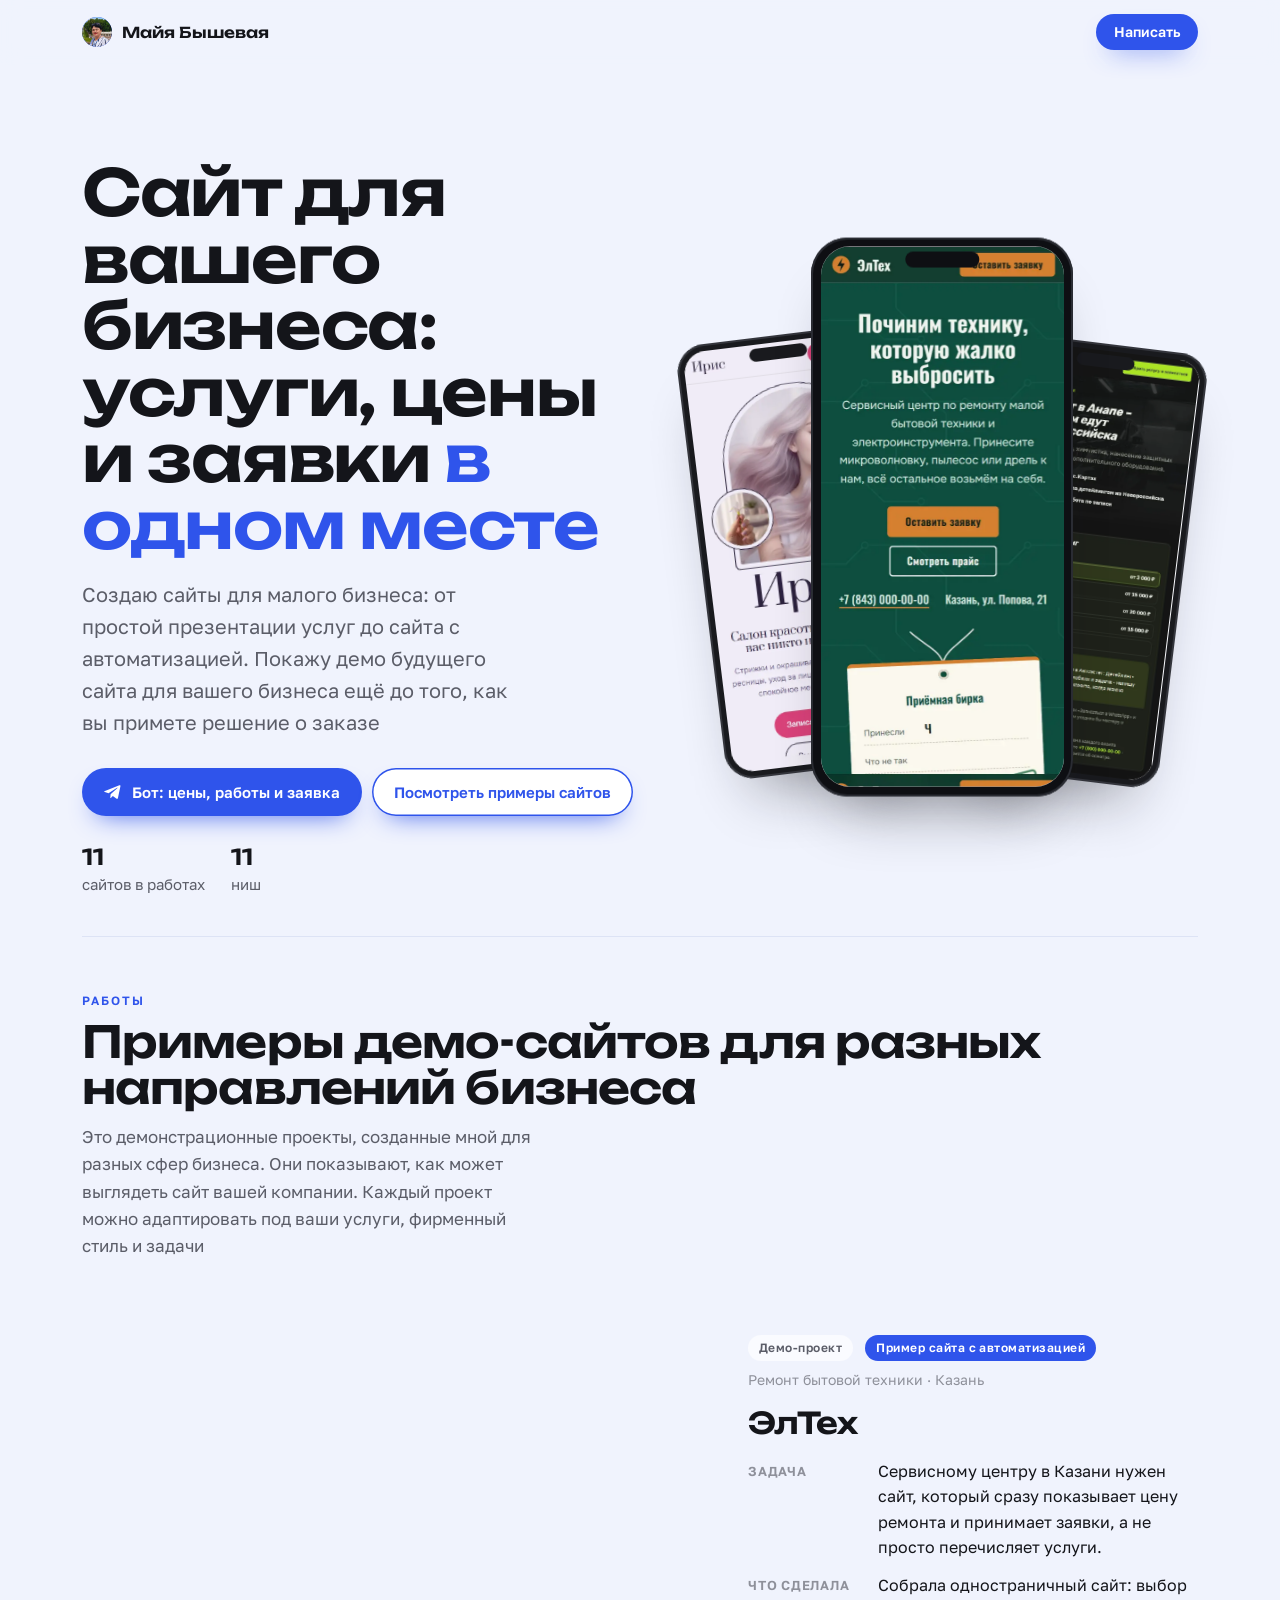
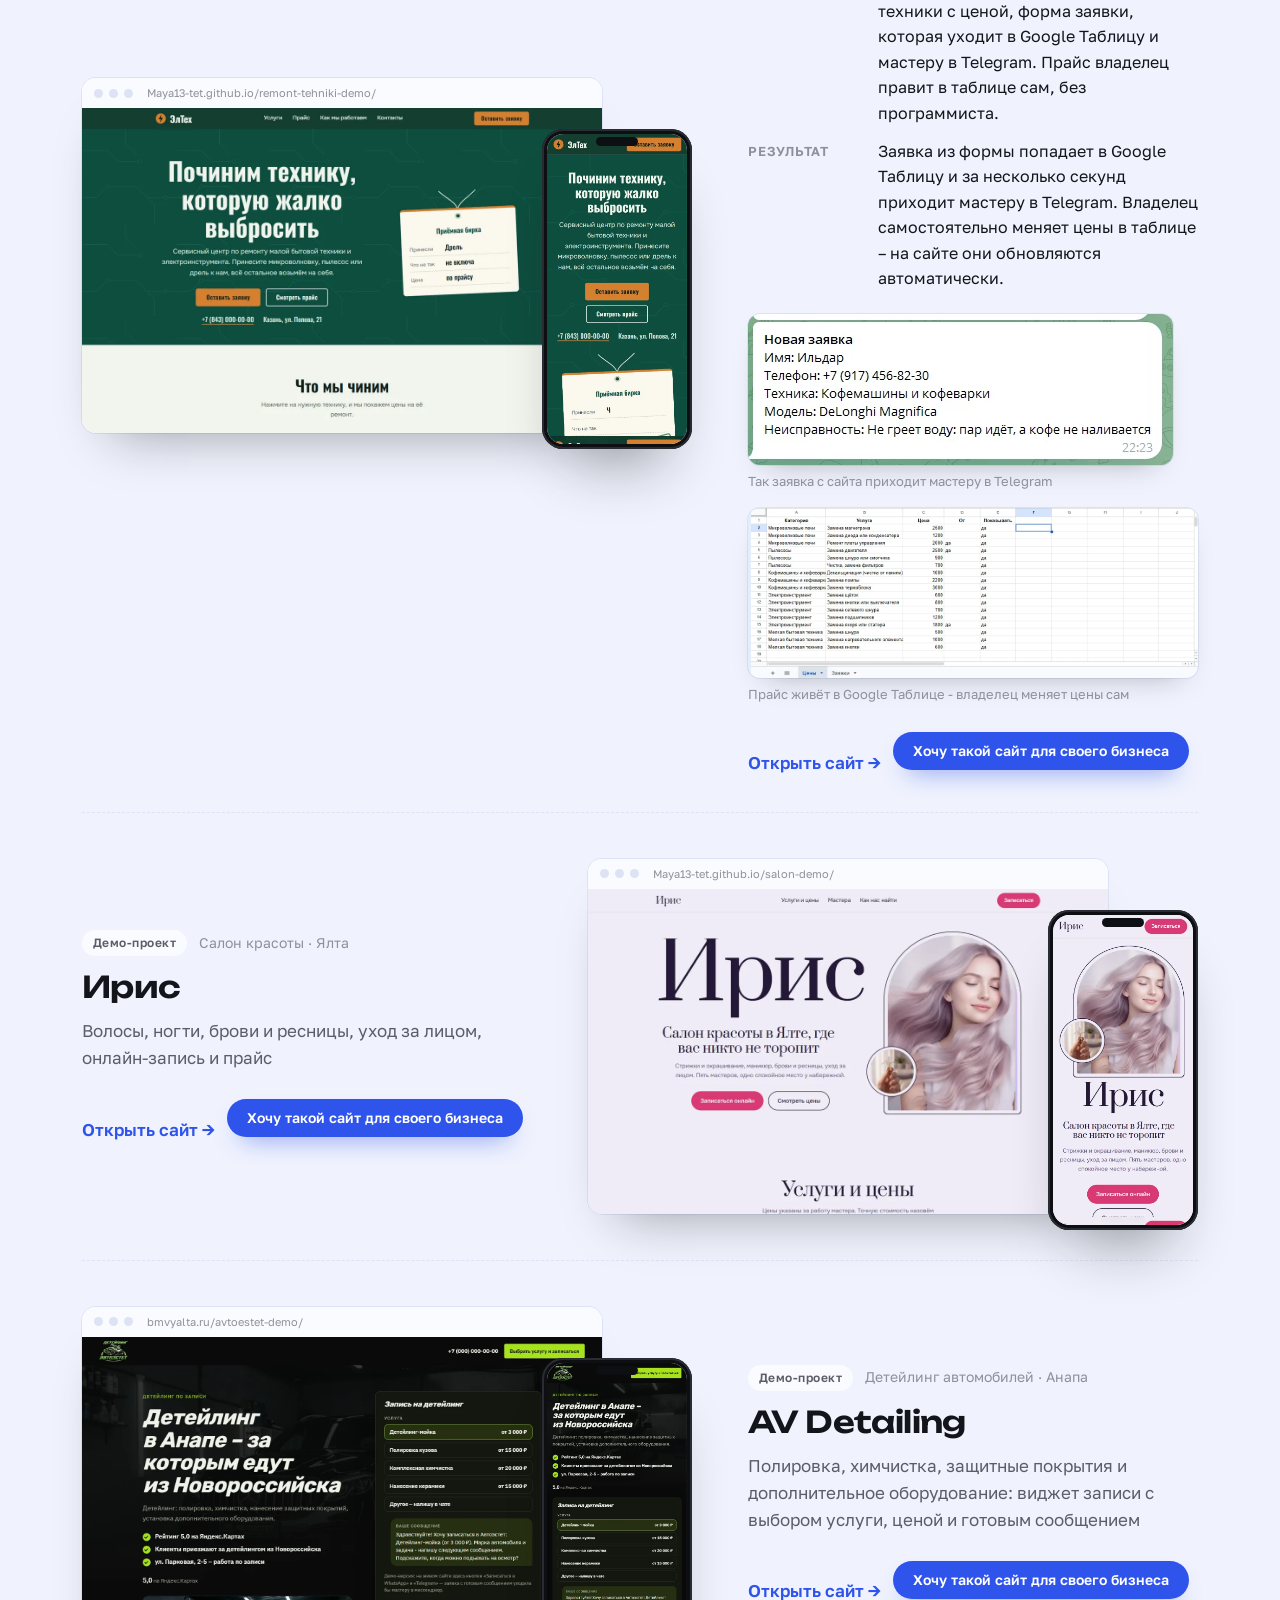
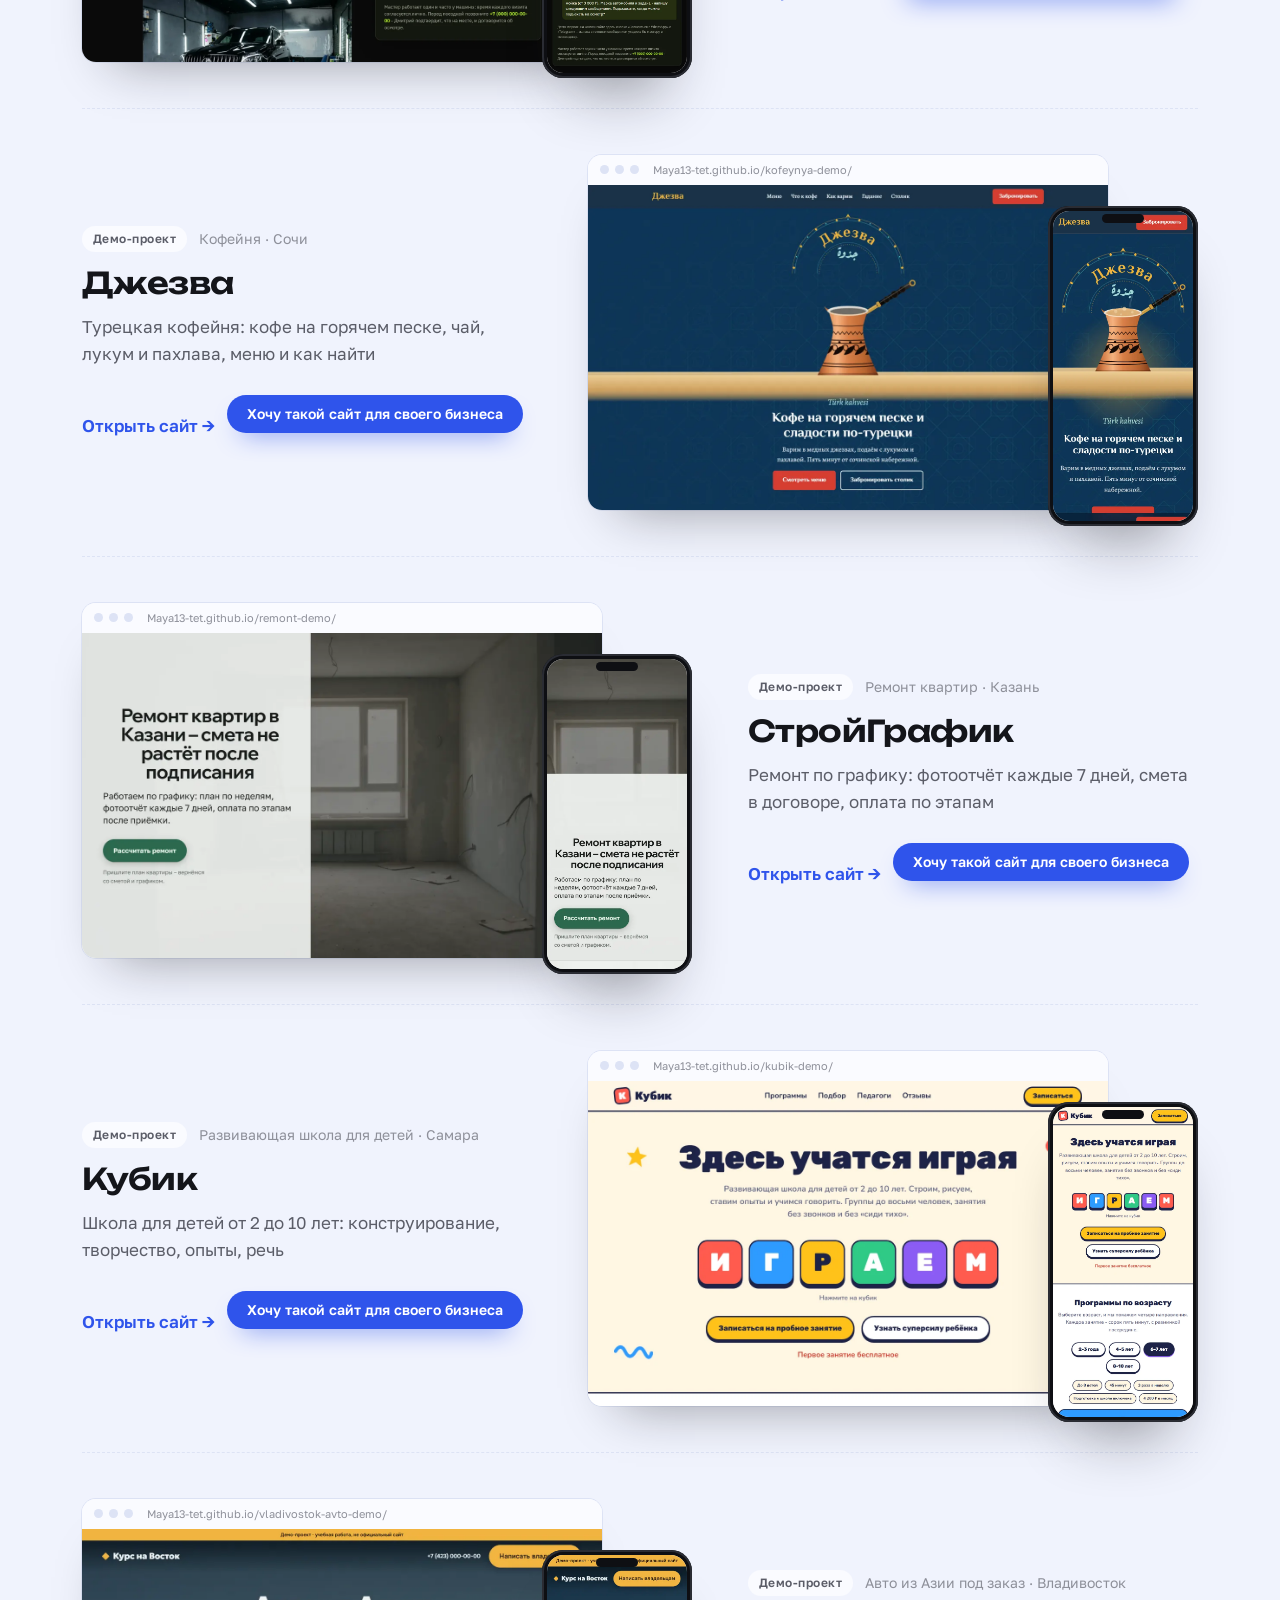
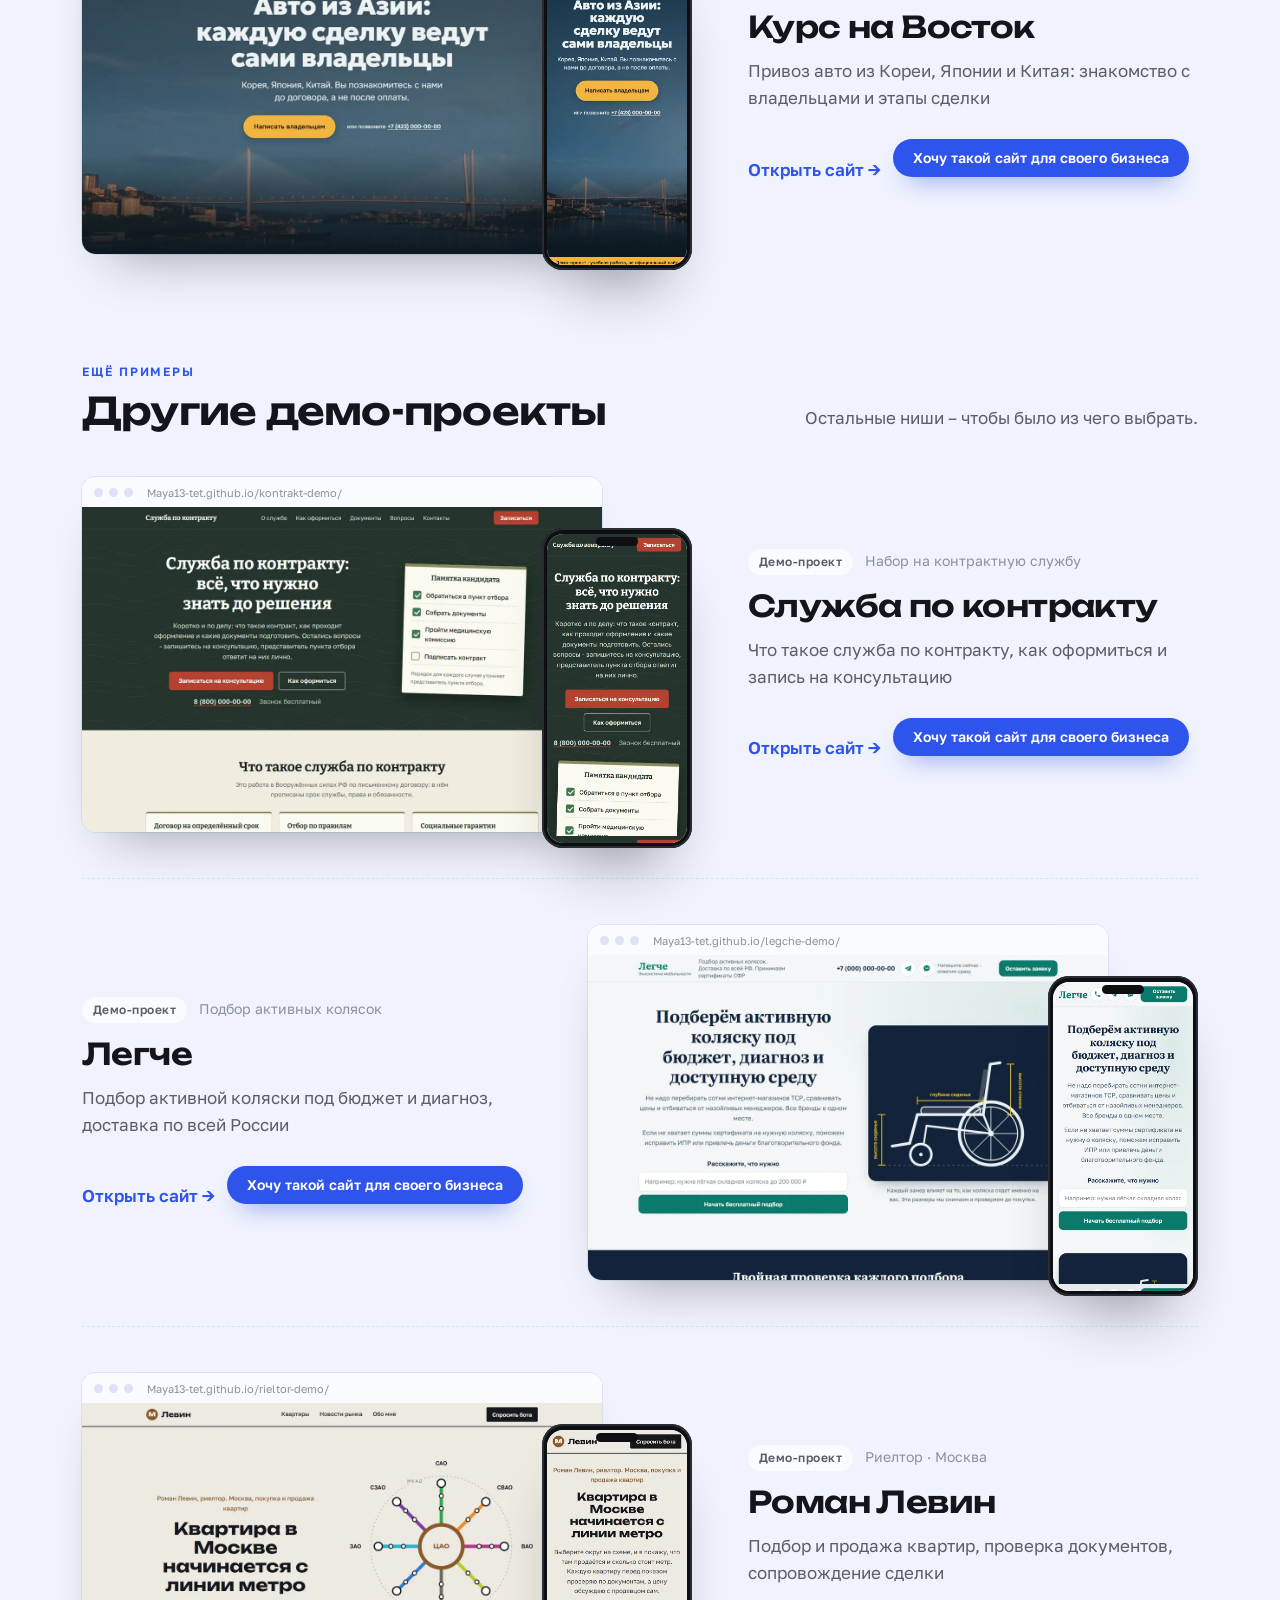
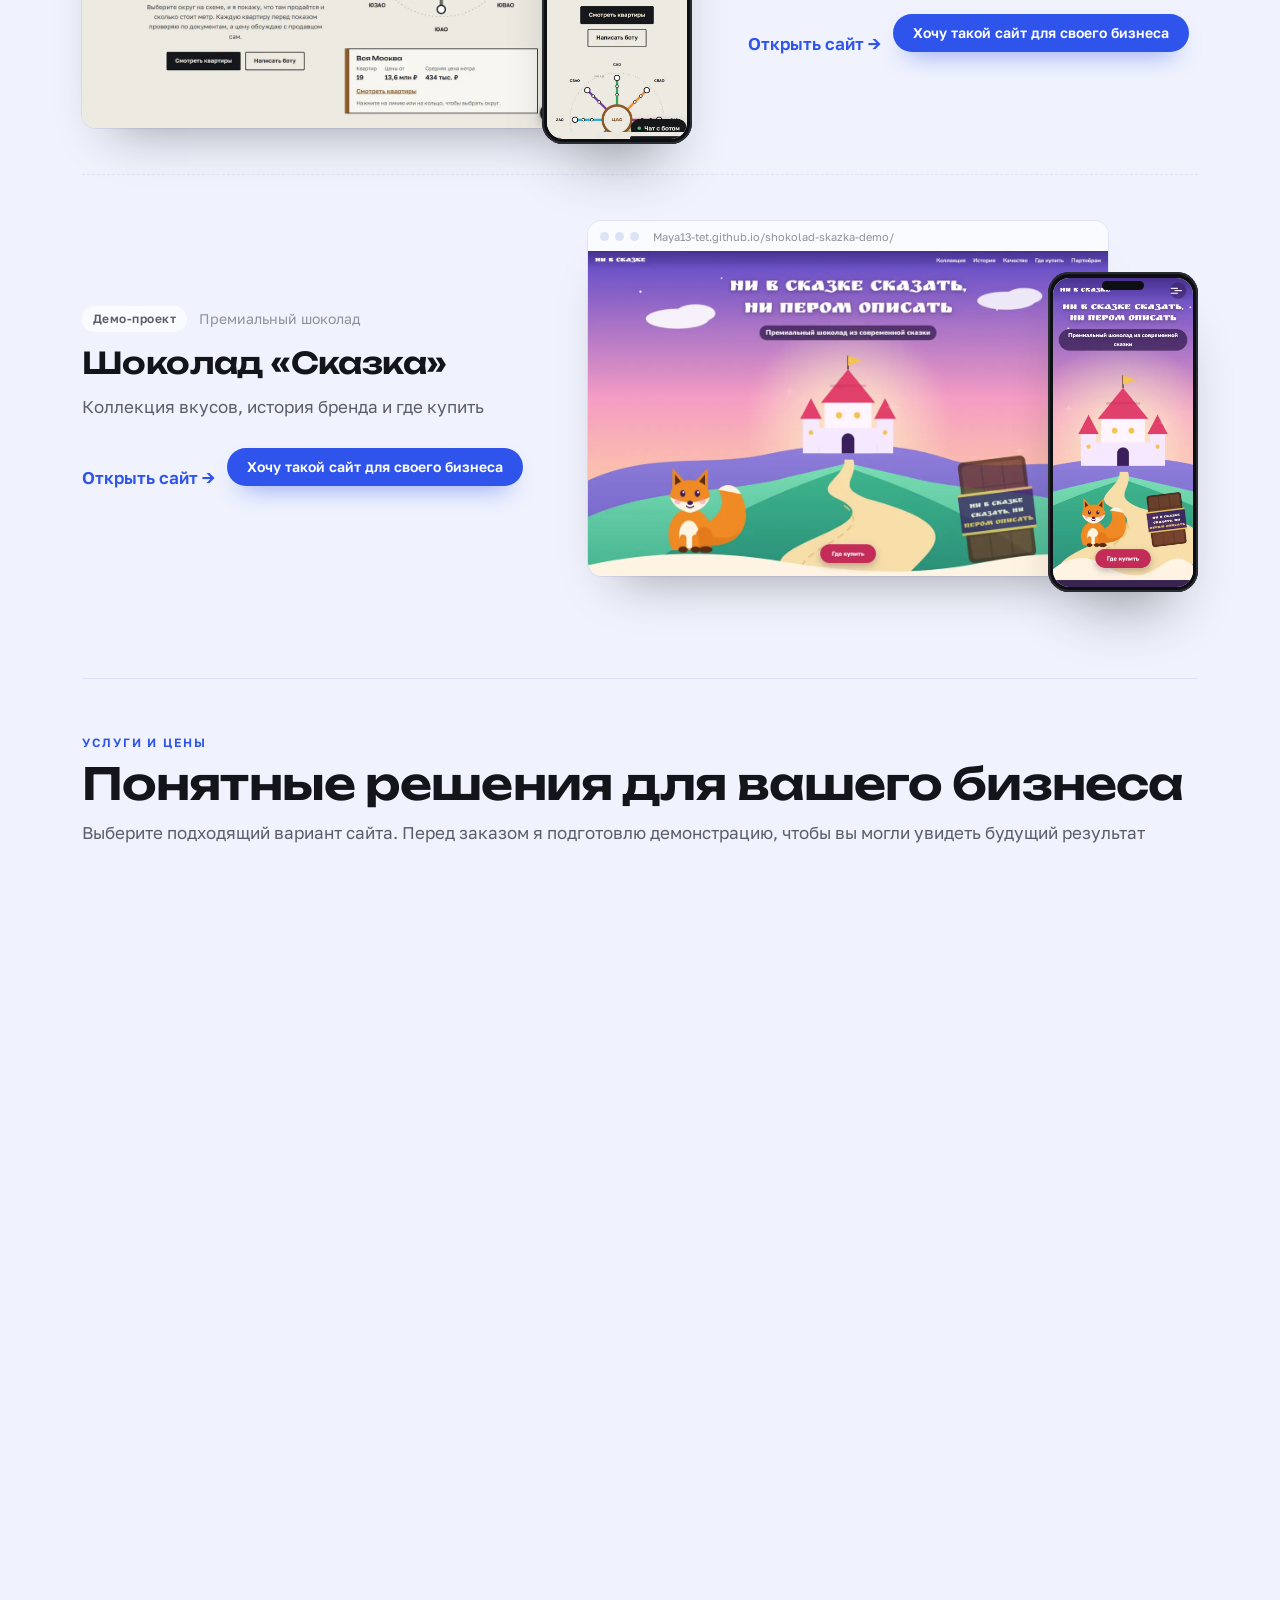
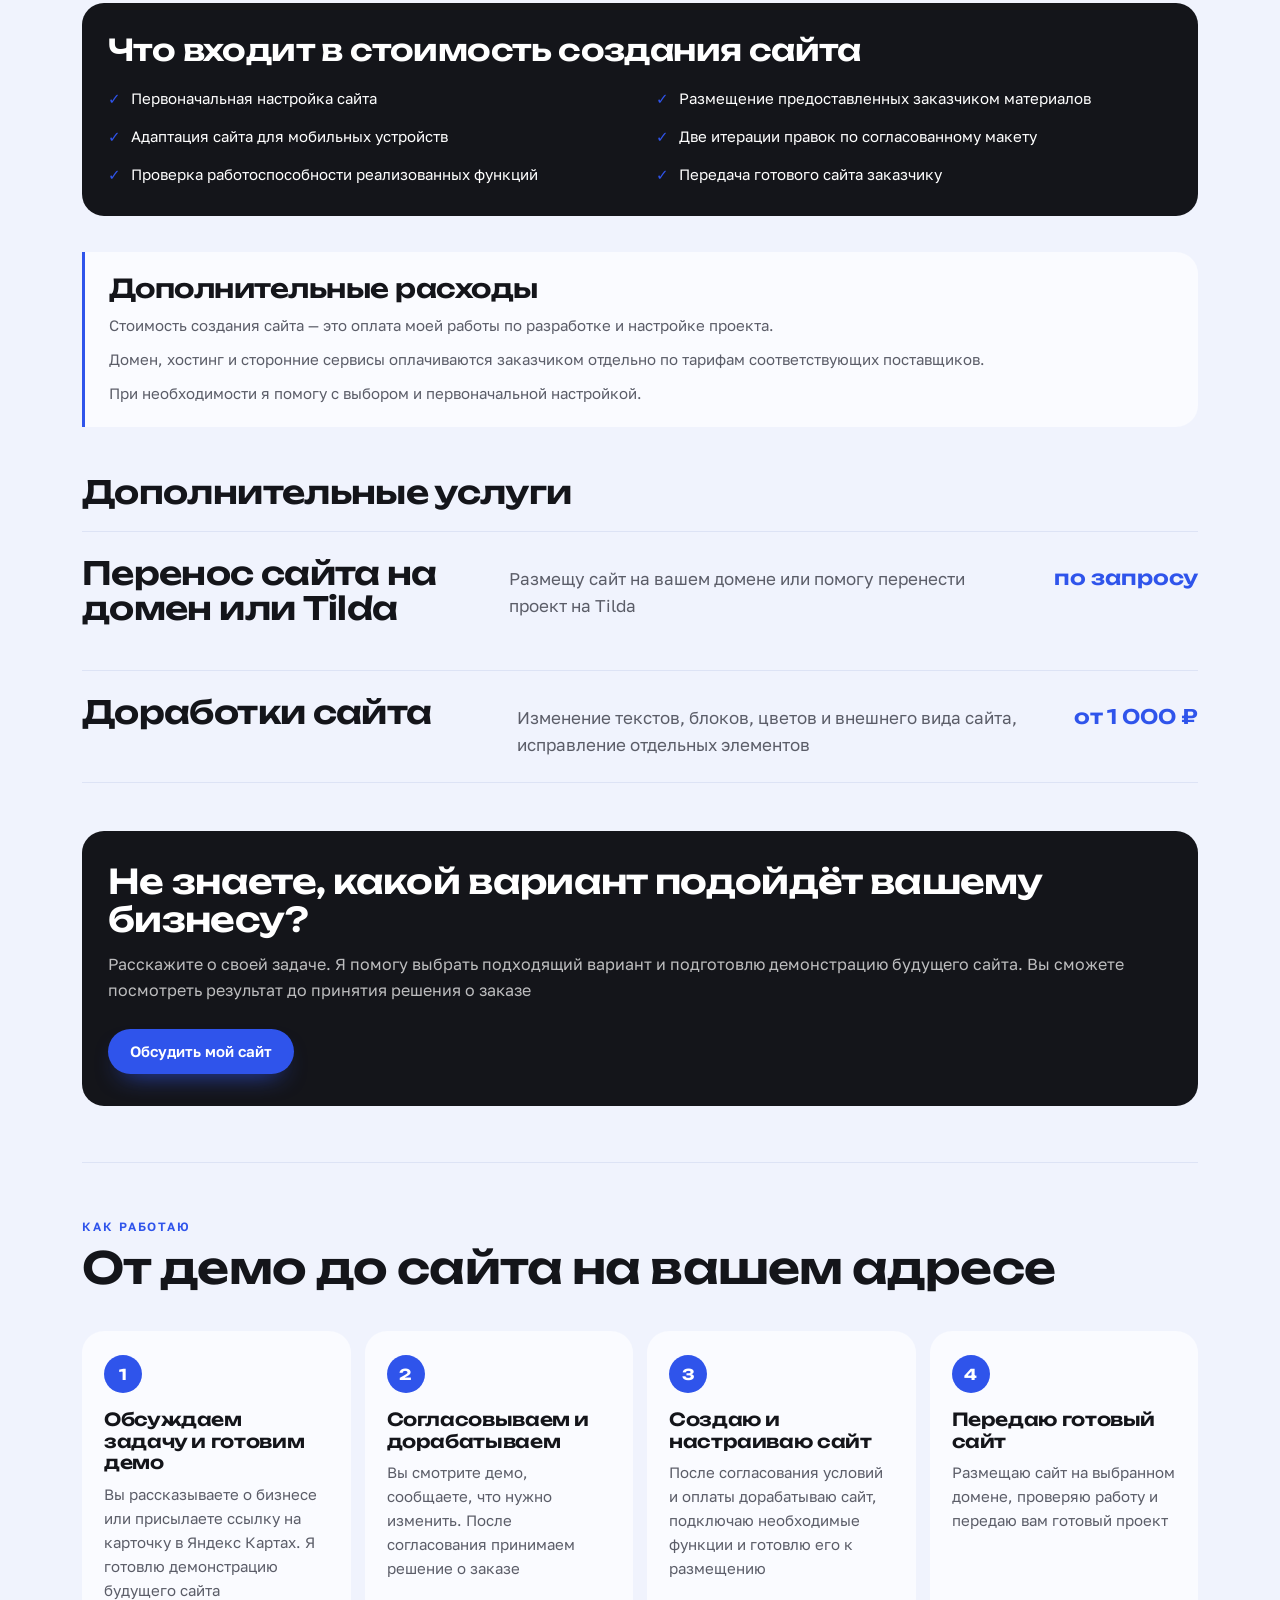
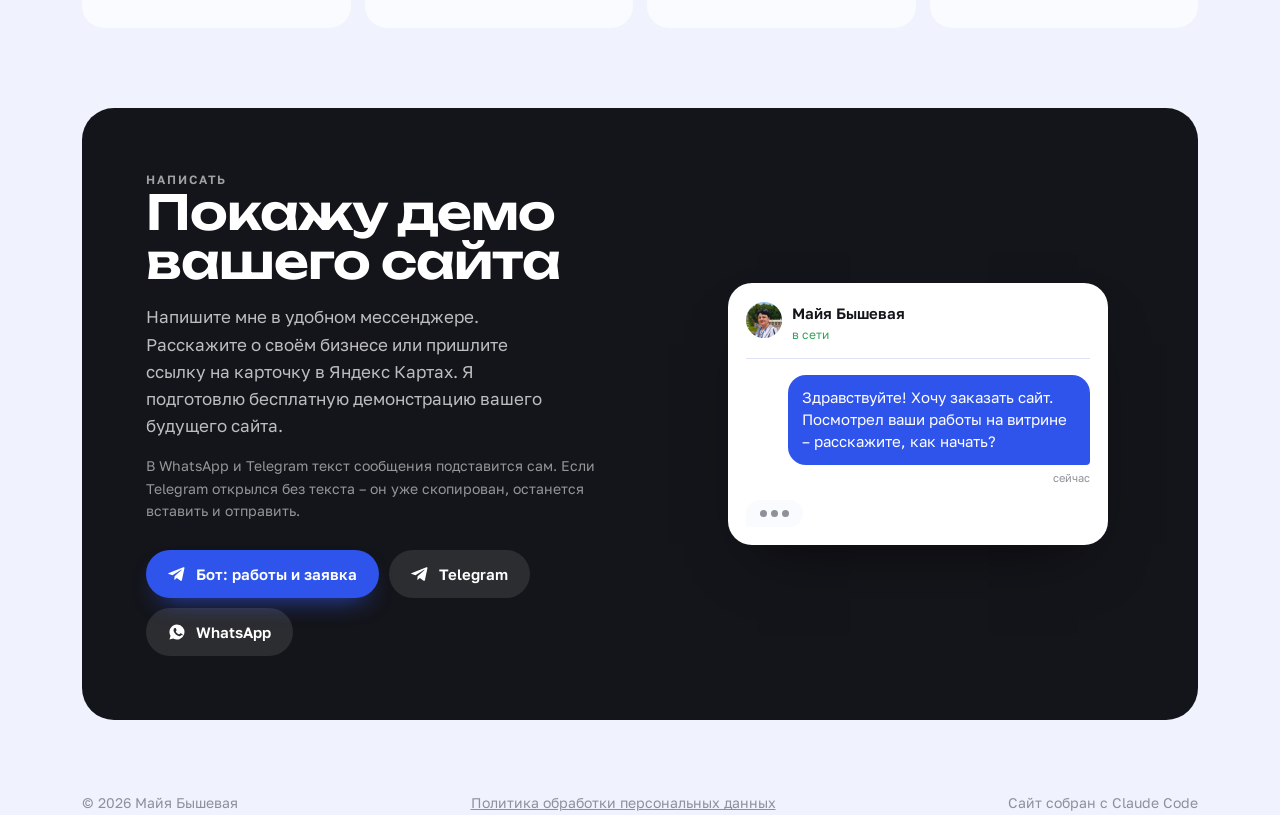
<file: index.html>
<!doctype html>
<html lang="ru">
<head>
<meta charset="utf-8">
<meta name="viewport" content="width=device-width, initial-scale=1">
<title>Майя Бышевая – сайты для малого бизнеса</title>
<meta name="description" content="Создаю сайты для малого бизнеса: от простой презентации услуг до сайта с автоматизацией. Покажу демо будущего сайта для вашего бизнеса ещё до того, как вы примете решение о заказе.">
<meta property="og:title" content="Майя Бышевая – сайты для малого бизнеса">
<meta property="og:description" content="Создаю сайты для малого бизнеса: от простой презентации услуг до сайта с автоматизацией. Покажу демо вашего будущего сайта до оформления заказа.">
<meta property="og:type" content="website">
<meta property="og:image" content="https://bmvyalta.ru/assets/case-maya13-tet-github-io-remont-tehniki-demo-desktop.webp">
<meta name="color-scheme" content="light">
<meta name="yandex-verification" content="856807bec67f6022" />
<meta name="google-site-verification" content="mlFNPgfEbf92VWCZQEuux2JPBvUjjr2gc8HaqOw6e4o" />
<link rel="icon" href="favicon.ico" sizes="32x32">
<link rel="icon" type="image/svg+xml" href="favicon.svg">
<link rel="apple-touch-icon" href="apple-touch-icon.png">
<link rel="preconnect" href="https://fonts.googleapis.com">
<link rel="preconnect" href="https://fonts.gstatic.com" crossorigin>
<link href="https://fonts.googleapis.com/css2?family=Unbounded:wght@500;600;700&family=Golos+Text:wght@400;500;600;700&display=swap" rel="stylesheet">
<style>
/* Витрина веб-мастера. Палитра задаётся тремя переменными в :root – их меняет сборка (vitrina.mjs). */
:root{
  --accent:#2F54EB; --ink:#14151A; --soft:#FAFBFF;
  --paper:#F0F3FD; --line:#DDE3F5; --ink-2:#5B5D68; --ink-3:#8E909A;
  --display:"Unbounded",system-ui,sans-serif; --body:"Golos Text",system-ui,sans-serif;
  --r:22px;
}
*{box-sizing:border-box}
html{-webkit-text-size-adjust:100%;scroll-behavior:smooth;overflow-x:clip}
body{margin:0;background:var(--paper);color:var(--ink);font:400 17px/1.6 var(--body);overflow-x:hidden}
a{color:inherit}
:focus-visible{outline:3px solid var(--accent);outline-offset:3px;border-radius:8px}
.wrap{max-width:1180px;margin:0 auto;padding:0 16px}
@media (min-width:760px){.wrap{padding:0 32px}}
.eyebrow{font:600 12px/1.3 var(--body);letter-spacing:.16em;text-transform:uppercase;color:var(--accent)}
h1,h2,h3{font-family:var(--display);font-weight:600;letter-spacing:-.02em;margin:0}

/* шапка */
.top{position:sticky;top:0;z-index:10;background:rgba(240,243,253,.88);backdrop-filter:blur(10px);-webkit-backdrop-filter:blur(10px);border-bottom:1px solid transparent;transition:border-color .3s}
.top.scrolled{border-color:var(--line)}
.top .wrap{display:flex;align-items:center;justify-content:space-between;height:64px}
.brand{display:flex;align-items:center;gap:10px;font:600 15px/1 var(--display);text-decoration:none}
.brand i img{width:100%;height:100%;object-fit:cover;object-position:50% 30%;display:block}
.brand i{overflow:hidden;width:30px;height:30px;border-radius:50%;background:var(--accent);display:grid;place-items:center;color:#fff;font:700 13px/1 var(--display);font-style:normal}
.btn{display:inline-flex;align-items:center;gap:10px;border:0;cursor:pointer;text-decoration:none;font:600 15px/1 var(--body);border-radius:999px;padding:15px 22px;transition:transform .2s,box-shadow .2s,background .2s}
.btn-main{background:var(--accent);color:#fff;box-shadow:0 12px 26px -14px var(--accent)}
.btn-main:hover{transform:translateY(-2px)}
.btn-ghost{background:var(--soft);color:var(--ink)}
.btn-ghost:hover{background:var(--line)}
.btn-line{background:#fff;color:var(--accent);box-shadow:inset 0 0 0 1.5px var(--accent),0 12px 26px -14px var(--accent)}
.btn-line:hover{transform:translateY(-2px)}
.btn svg{width:18px;height:18px;flex:none}
.top .btn{padding:11px 18px;font-size:14px}

/* первый экран */
.hero{display:grid;gap:40px;padding:44px 0 40px;align-items:center}
@media (min-width:960px){.hero{grid-template-columns:1.05fr .95fr;padding:72px 0 40px}}
.hello{display:inline-flex;align-items:center;gap:12px;background:var(--soft);border-radius:999px;padding:6px 18px 6px 6px;font-weight:500}
.hello img,.hello b{width:44px;height:44px;border-radius:50%;object-fit:cover;flex:none}
.hello b{background:var(--accent);color:#fff;display:grid;place-items:center;font:700 16px/1 var(--display)}
h1{font-size:clamp(34px,5.4vw,64px);line-height:1.04;margin:22px 0 0}
h1 em{font-style:normal;color:var(--accent)}
.lead{font-size:clamp(17px,1.8vw,20px);color:var(--ink-2);max-width:36ch;margin:20px 0 0}
.cta{display:flex;flex-wrap:wrap;gap:10px;margin-top:30px}
.facts{display:flex;flex-wrap:wrap;gap:8px 26px;margin-top:30px;color:var(--ink-2);font-size:15px}
.facts b{font:600 22px/1 var(--display);color:var(--ink);display:block;margin-bottom:4px}

/* живые телефоны: скриншот сайта прокручивается внутри рамки */
.phone{position:relative;width:var(--pw,250px);aspect-ratio:9/19.2;border-radius:calc(var(--pw,250px) * .14);background:#0E0F13;padding:calc(var(--pw,250px) * .035);box-shadow:0 40px 60px -30px rgba(20,21,26,.45),inset 0 0 0 2px #2A2C33}
.phone .screen{position:relative;width:100%;height:100%;border-radius:calc(var(--pw,250px) * .11);overflow:hidden;background:var(--soft)}
.phone .screen img{position:absolute;left:0;top:0;width:100%;height:auto;will-change:transform;animation:scrollshot var(--dur,22s) ease-in-out infinite alternate;animation-play-state:paused}
.phone.live .screen img{animation-play-state:running}
.phone .notch{position:absolute;top:calc(var(--pw,250px) * .055);left:50%;transform:translateX(-50%);width:28%;height:calc(var(--pw,250px) * .06);background:#0E0F13;border-radius:999px;z-index:2}
@keyframes scrollshot{0%,8%{transform:translateY(0)}92%,100%{transform:translateY(var(--shift,-70%))}}
@media (prefers-reduced-motion:reduce){.phone .screen img{animation:none}}
.fan{position:relative;height:clamp(440px,52vw,600px)}
.fan .phone{position:absolute;top:50%;left:50%}
.fan .phone:nth-child(1){--pw:clamp(190px,21vw,262px);transform:translate(-50%,-50%);z-index:3}
.fan .phone:nth-child(2){--pw:clamp(150px,16vw,206px);transform:translate(-118%,-42%) rotate(-7deg);z-index:2;opacity:.96}
.fan .phone:nth-child(3){--pw:clamp(150px,16vw,206px);transform:translate(18%,-40%) rotate(7deg);z-index:1;opacity:.96}
.fan::before{content:"";position:absolute;inset:8% 6%;border-radius:50%;background:radial-gradient(closest-side,var(--soft),transparent 72%)}
.fan.empty{display:grid;place-items:center;background:var(--soft);border-radius:var(--r);color:var(--ink-3);text-align:center;padding:24px}

/* разделы */
section.block{padding:56px 0;border-top:1px solid var(--line)}
.block-head{display:flex;flex-wrap:wrap;align-items:end;justify-content:space-between;gap:12px 30px;margin-bottom:40px}
.block-head h2{font-size:clamp(28px,3.6vw,44px);line-height:1.05;margin-top:10px}
.block-head p{color:var(--ink-2);max-width:42ch;margin:0}
#services .block-head p{max-width:none}

/* работы */
.case{display:grid;gap:28px;align-items:center;padding:36px 0}
.case + .case{border-top:1px dashed var(--line)}
@media (min-width:900px){.case{grid-template-columns:auto 1fr;gap:56px}.case:nth-child(even){grid-template-columns:1fr auto}.case:nth-child(even) .devices{order:2}}
.devices{position:relative;display:flex;align-items:end;justify-content:center;gap:0;padding:10px 0}
.browser{width:min(520px,72vw);border-radius:14px;overflow:hidden;background:#fff;box-shadow:0 30px 50px -30px rgba(20,21,26,.4),0 0 0 1px var(--line)}
.browser .bar{display:flex;align-items:center;gap:6px;height:30px;padding:0 12px;background:var(--soft)}
.browser .bar i{width:9px;height:9px;border-radius:50%;background:var(--line)}
.browser .bar span{margin-left:8px;font-size:11px;color:var(--ink-3);white-space:nowrap;overflow:hidden;text-overflow:ellipsis}
.browser img{display:block;width:100%;aspect-ratio:16/10;object-fit:cover;object-position:top}
.devices .phone{--pw:clamp(118px,13vw,150px);margin-left:-60px;margin-bottom:-16px;z-index:2}
.devices.solo .phone{--pw:clamp(180px,22vw,230px);margin:0}
.case-text .meta{display:flex;flex-wrap:wrap;align-items:center;gap:8px 12px;color:var(--ink-3);font-size:14px}
.badge{display:inline-flex;align-items:center;gap:6px;font:600 12px/1 var(--body);letter-spacing:.04em;padding:7px 11px;border-radius:999px}
.badge.real{background:var(--accent);color:#fff}
.badge.demo{background:var(--soft);color:var(--ink-2)}
.badge.study{background:transparent;color:var(--accent);box-shadow:inset 0 0 0 1.5px var(--accent)}
.badge.auto{background:var(--accent);color:#fff}
.case-cta{display:flex;flex-wrap:wrap;align-items:center;gap:12px;margin-top:22px}
.case-cta .btn{padding:12px 20px;font-size:14px}
.case-cta .open{margin-top:0}
.other-head{margin:64px 0 0}
.other-head h3{font-size:clamp(26px,3.2vw,38px);line-height:1.1;margin-top:10px}
.case-text h3{font-size:clamp(22px,2.6vw,30px);line-height:1.1;margin:14px 0 0}
.story{display:grid;gap:12px;margin:20px 0 0;padding:0;list-style:none}
.story li{display:grid;grid-template-columns:118px 1fr;gap:12px;font-size:16px}
.story li b{font-weight:600;color:var(--ink-3);font-size:13px;letter-spacing:.06em;text-transform:uppercase;padding-top:2px}
@media (max-width:520px){.story li{grid-template-columns:1fr;gap:2px}}
.quote{margin:22px 0 0;padding:18px 20px;border-radius:16px;background:var(--soft);font-size:16px}
.quote cite{display:block;margin-top:8px;font-style:normal;color:var(--ink-3);font-size:14px}
.proofs{display:flex;flex-wrap:wrap;gap:16px;margin:22px 0 0}
.proofs figure{margin:0}
.proofs img{display:block;max-width:100%;height:auto;max-height:240px;border-radius:12px;background:#fff;box-shadow:0 14px 28px -18px rgba(20,21,26,.35),0 0 0 1px var(--line)}
.proofs figcaption{margin-top:6px;font-size:13px;color:var(--ink-3)}
.case-text .open{display:inline-flex;align-items:center;gap:8px;margin-top:22px;font-weight:600;color:var(--accent);text-decoration:none}
.case-text .open:hover{text-decoration:underline}

/* услуги */
.price{list-style:none;margin:0;padding:0;border-top:1px solid var(--line)}
.price li{display:grid;gap:6px 30px;padding:24px 0;border-bottom:1px solid var(--line)}
@media (min-width:760px){.price li{grid-template-columns:1fr 1.3fr auto;align-items:baseline}}
.price h3{font-size:20px;line-height:1.2}
.price p{margin:0;color:var(--ink-2)}
.price .sum{font:600 20px/1 var(--display);white-space:nowrap;color:var(--accent)}

/* тарифы */
.plans{display:grid;gap:34px;align-items:stretch;grid-template-columns:minmax(0,1fr)}
@media (min-width:900px){.plans{grid-template-columns:1fr 1fr;gap:24px}}
.plan{position:relative;display:flex;flex-direction:column;background:#fff;border-radius:var(--r);padding:28px 24px 26px;box-shadow:inset 0 0 0 1.5px var(--accent),0 26px 48px -32px rgba(47,84,235,.55)}
.plan-tag{position:absolute;top:-13px;left:22px}
@media (max-width:899px){.plans{gap:40px}.plan-tag{top:14px;right:16px;left:auto}}
.plan h3{font-size:22px;line-height:1.15}
.plan--hot h3{padding-right:150px}
@media (min-width:900px){.plan--hot h3{padding-right:0}}
.plan-desc{margin:10px 0 0;color:var(--ink-2);font-size:15px;min-height:3.4em}
.plan-price{margin:16px 0 0;font:600 32px/1 var(--display);color:var(--accent)}
.plan-list{list-style:none;margin:20px 0 24px;padding:18px 0 0;border-top:1px dashed var(--line);display:grid;gap:10px;font-size:15px}
.plan-list li{display:grid;grid-template-columns:auto 1fr;gap:10px;align-items:start}
.plan-list li::before{content:"\2713";color:var(--accent);font-weight:700}
.plan-btn{margin-top:auto;justify-content:center;width:100%;transition:transform .2s,box-shadow .2s,background .2s,color .2s}
.plan-btn.btn-main:hover{background:var(--ink);color:#fff;box-shadow:0 18px 32px -16px rgba(20,21,26,.55);transform:translateY(-2px)}
.plan-btn:active{transform:scale(.97)}

/* что входит в стоимость */
.included{margin-top:52px;background:var(--ink);color:#fff;border-radius:var(--r);padding:30px 26px}
.included h3{font-size:clamp(22px,2.6vw,30px);line-height:1.1}
.included ul{list-style:none;margin:20px 0 0;padding:0;display:grid;gap:12px;font-size:15px;grid-template-columns:minmax(0,1fr)}
@media (min-width:760px){.included ul{grid-template-columns:1fr 1fr;gap:14px 32px}}
.included li{display:grid;grid-template-columns:auto 1fr;gap:10px;align-items:start}
.included li::before{content:"\2713";color:var(--accent);font-weight:700}

/* дополнительные расходы */
.cost-note{margin-top:36px;padding:22px 24px;background:var(--soft);border-left:3px solid var(--accent);border-radius:0 var(--r) var(--r) 0}
.cost-note h3{font-size:clamp(20px,2.4vw,26px);line-height:1.15}
.cost-note p{margin:10px 0 0;color:var(--ink-2);font-size:15px}

/* дополнительные услуги */
.extra{margin-top:48px}
.extra h3{font-size:clamp(22px,2.8vw,32px);line-height:1.1;margin:0 0 20px}

/* призыв в конце раздела услуг */
.services-cta{margin-top:48px;background:var(--ink);color:#fff;border-radius:var(--r);padding:32px 26px}
.services-cta h3{font-size:clamp(22px,3vw,34px);line-height:1.1}
.services-cta p{margin:14px 0 0;color:rgba(255,255,255,.72);font-size:16px}
.services-cta .btn{margin-top:26px}

/* как работаю – настоящая последовательность, поэтому номера */
.steps{display:grid;gap:14px;counter-reset:s;list-style:none;margin:0;padding:0}
@media (min-width:760px){.steps{grid-template-columns:repeat(4,1fr)}}
.steps li{position:relative;background:var(--soft);border-radius:var(--r);padding:24px 22px 26px;counter-increment:s}
.steps li::before{content:counter(s);display:grid;place-items:center;width:38px;height:38px;border-radius:50%;background:var(--accent);color:#fff;font:700 15px/1 var(--display);margin-bottom:16px}
.steps h3{font-size:18px;line-height:1.2}
.steps p{margin:8px 0 0;color:var(--ink-2);font-size:15px}

/* финал: превью сообщения, которое уйдёт владельцу витрины */
.final{margin:24px 0 72px;border-radius:32px;background:var(--ink);color:#fff;padding:40px 22px;display:grid;gap:30px;align-items:center;overflow:hidden;position:relative}
@media (min-width:860px){.final{grid-template-columns:1.1fr .9fr;padding:64px}}
.final h2{font-size:clamp(28px,4vw,48px);line-height:1.04}
.final p{color:rgba(255,255,255,.72);margin:16px 0 0;max-width:38ch}
.final .cta{margin-top:28px}
.final .btn-ghost{background:rgba(255,255,255,.1);color:#fff}
.final .btn-ghost:hover{background:rgba(255,255,255,.18)}
.chat{background:#fff;color:var(--ink);border-radius:24px;padding:18px;box-shadow:0 30px 60px -30px rgba(0,0,0,.6);max-width:380px;justify-self:center;width:100%}
.chat .who{display:flex;align-items:center;gap:10px;font-weight:600;font-size:15px;padding-bottom:14px;border-bottom:1px solid var(--line)}
.chat .who img,.chat .who b{width:36px;height:36px;border-radius:50%;object-fit:cover}
.chat .who b{background:var(--accent);color:#fff;display:grid;place-items:center;font:700 14px/1 var(--display)}
.chat .who small{display:block;font-weight:400;color:#2FA35A;font-size:12px}
.bubble{margin:16px 0 4px auto;max-width:88%;background:var(--accent);color:#fff;border-radius:18px 18px 4px 18px;padding:12px 14px;font-size:15px;line-height:1.45}
.bubble-time{text-align:right;font-size:11px;color:var(--ink-3)}
.typing{display:flex;gap:4px;margin-top:14px;padding:10px 14px;background:var(--soft);border-radius:18px 18px 18px 4px;width:fit-content}
.typing i{width:7px;height:7px;border-radius:50%;background:var(--ink-3);animation:dot 1.2s infinite}
.typing i:nth-child(2){animation-delay:.2s}.typing i:nth-child(3){animation-delay:.4s}
@keyframes dot{0%,60%,100%{opacity:.3;transform:none}30%{opacity:1;transform:translateY(-3px)}}

footer{padding:26px 0 40px;color:var(--ink-3);font-size:14px;display:flex;flex-wrap:wrap;gap:8px 24px;justify-content:space-between}
.toast{position:fixed;left:50%;bottom:24px;transform:translate(-50%,140%);background:var(--ink);color:#fff;padding:14px 20px;border-radius:14px;font-size:15px;z-index:50;transition:transform .35s cubic-bezier(.2,.8,.2,1),visibility .35s;max-width:calc(100% - 32px);visibility:hidden}
.toast.show{transform:translate(-50%,0);visibility:visible}
.reveal{opacity:0;transform:translateY(24px);transition:opacity .7s ease,transform .7s cubic-bezier(.2,.8,.2,1)}
.reveal.in{opacity:1;transform:none}
@media (prefers-reduced-motion:reduce){.reveal{opacity:1;transform:none;transition:none}}
</style>
<!-- Yandex.Metrika counter -->
<script type="text/javascript">
(function(m,e,t,r,i,k,a){
  m[i]=m[i]||function(){(m[i].a=m[i].a||[]).push(arguments)};
  m[i].l=1*new Date();
  for (var j = 0; j < document.scripts.length; j++) { if (document.scripts[j].src === r) { return; } }
  k=e.createElement(t),a=e.getElementsByTagName(t)[0],k.async=1,k.src=r,a.parentNode.insertBefore(k,a)
})(window, document, "script", "https://mc.yandex.ru/metrika/tag.js", "ym");

ym(114705831, "init", {
  clickmap:true,
  trackLinks:true,
  accurateTrackBounce:true,
  webvisor:true
});
</script>
<noscript><div><img src="https://mc.yandex.ru/watch/114705831" style="position:absolute; left:-9999px;" alt="" /></div></noscript>
<!-- /Yandex.Metrika counter -->
</head>
<body>
<header class="top"><div class="wrap">
  <a class="brand" href="#"><i id="brandInit"></i><span id="brandName"></span></a>
  <a class="btn btn-main" href="#write">Написать</a>
</div></header>

<main class="wrap">
  <section class="hero">
    <div>
      <h1 id="h1"></h1>
      <p class="lead" id="lead"></p>
      <div class="cta" data-cta-hero></div>
      <div class="facts" id="facts"></div>
    </div>
    <div class="fan" id="fan" aria-label="Мои работы"></div>
  </section>

  <section class="block" id="works">
    <div class="block-head reveal"><div><div class="eyebrow">Работы</div><h2>Примеры демо-сайтов для разных направлений бизнеса</h2></div><p id="worksNote"></p></div>
    <div id="cases"></div>
  </section>

  <section class="block" id="services">
    <div class="block-head reveal"><div><div class="eyebrow">Услуги и цены</div><h2>Понятные решения для вашего бизнеса</h2></div><p>Выберите подходящий вариант сайта. Перед заказом я подготовлю демонстрацию, чтобы вы могли увидеть будущий результат</p></div>

    <div class="plans reveal">
      <article class="plan">
        <h3>Сайт-визитка</h3>
        <p class="plan-desc">Для бизнеса, которому нужно достойно представить свои услуги в интернете</p>
        <p class="plan-price">10 000 ₽</p>
        <ul class="plan-list">
          <li>Индивидуальный дизайн сайта под направление бизнеса</li>
          <li>Информация о компании или специалисте</li>
          <li>Описание услуг</li>
          <li>Размещение цен и прайса</li>
          <li>Загрузка предоставленных заказчиком фотографий</li>
          <li>Размещение контактной информации</li>
          <li>Кнопки связи с заказчиком</li>
          <li>Адаптация под смартфоны и компьютеры</li>
          <li>Первоначальная настройка сайта</li>
        </ul>
        <a class="btn btn-main plan-btn" href="#write" data-bot target="_blank" rel="noopener">Выбрать сайт-визитку</a>
      </article>

      <article class="plan plan--hot">
        <span class="badge auto plan-tag">Расширенный вариант</span>
        <h3>Сайт с автоматизацией</h3>
        <p class="plan-desc">Для бизнеса, которому важно самостоятельно управлять ценами и получать заявки без постоянного участия разработчика</p>
        <p class="plan-price">20 000 ₽</p>
        <ul class="plan-list">
          <li>Всё, что предусмотрено тарифом «Сайт-визитка»</li>
          <li>Создание индивидуальной Google Таблицы для заказчика</li>
          <li>Настройка отображения цен на сайте на основании данных Google Таблицы</li>
          <li>Возможность самостоятельного изменения прайса заказчиком через таблицу</li>
          <li>Создание и настройка персонального Telegram-бота для приёма заявок</li>
          <li>Подключение формы заявки на сайте</li>
          <li>Передача заявок в Telegram заказчика</li>
          <li>Проверка работы основных функций</li>
          <li>Инструкция по самостоятельной работе с прайсом и заявками</li>
        </ul>
        <a class="btn btn-main plan-btn" href="#write" data-bot target="_blank" rel="noopener">Выбрать сайт с автоматизацией</a>
      </article>
    </div>

    <div class="included reveal">
      <h3>Что входит в стоимость создания сайта</h3>
      <ul>
        <li>Первоначальная настройка сайта</li>
        <li>Размещение предоставленных заказчиком материалов</li>
        <li>Адаптация сайта для мобильных устройств</li>
        <li>Две итерации правок по согласованному макету</li>
        <li>Проверка работоспособности реализованных функций</li>
        <li>Передача готового сайта заказчику</li>
      </ul>
    </div>

    <div class="cost-note reveal">
      <h3>Дополнительные расходы</h3>
      <p>Стоимость создания сайта — это оплата моей работы по разработке и настройке проекта.</p>
      <p>Домен, хостинг и сторонние сервисы оплачиваются заказчиком отдельно по тарифам соответствующих поставщиков.</p>
      <p>При необходимости я помогу с выбором и первоначальной настройкой.</p>
    </div>

    <div class="extra reveal">
      <h3>Дополнительные услуги</h3>
      <ul class="price" id="price"></ul>
    </div>

    <div class="services-cta reveal">
      <h3>Не знаете, какой вариант подойдёт вашему бизнесу?</h3>
      <p>Расскажите о своей задаче. Я помогу выбрать подходящий вариант и подготовлю демонстрацию будущего сайта. Вы сможете посмотреть результат до принятия решения о заказе</p>
      <a class="btn btn-main" href="#write" data-bot target="_blank" rel="noopener">Обсудить мой сайт</a>
    </div>
  </section>

  <section class="block" id="how">
    <div class="block-head reveal"><div><div class="eyebrow">Как работаю</div><h2>От демо до сайта на вашем адресе</h2></div></div>
    <ol class="steps reveal" id="steps"></ol>
  </section>

  <section class="final reveal" id="write">
    <div>
      <div class="eyebrow" style="color:rgba(255,255,255,.6)">Написать</div>
      <h2 id="finalTitle">Покажу демо вашего сайта</h2>
      <p>Напишите мне в удобном мессенджере. Расскажите о своём бизнесе или пришлите ссылку на карточку в Яндекс Картах. Я подготовлю бесплатную демонстрацию вашего будущего сайта.</p>
      <p style="font-size:14px;color:rgba(255,255,255,.55);max-width:52ch">В WhatsApp и Telegram текст сообщения подставится сам. Если Telegram открылся без текста – он уже скопирован, останется вставить и отправить.</p>
      <div class="cta" data-cta></div>
    </div>
    <div class="chat" aria-hidden="true">
      <div class="who"><span id="chatAva"></span><div><span id="chatName"></span><small>в сети</small></div></div>
      <div class="bubble" id="bubble"></div>
      <div class="bubble-time">сейчас</div>
      <div class="typing"><i></i><i></i><i></i></div>
    </div>
  </section>
</main>

<footer class="wrap"><span id="foot"></span><span><a href="politika.html">Политика обработки персональных данных</a></span><span>Сайт собран с Claude Code</span></footer>
<div class="toast" id="toast" role="status"></div>

<script id="data" type="application/json">{"name":"\u041c\u0430\u0439\u044f \u0411\u044b\u0448\u0435\u0432\u0430\u044f","city":"","cityIn":"","h1":"\u0421\u0430\u0439\u0442 \u0434\u043b\u044f \u0432\u0430\u0448\u0435\u0433\u043e \u0431\u0438\u0437\u043d\u0435\u0441\u0430: \u0443\u0441\u043b\u0443\u0433\u0438, \u0446\u0435\u043d\u044b \u0438 \u0437\u0430\u044f\u0432\u043a\u0438 <em>\u0432 \u043e\u0434\u043d\u043e\u043c \u043c\u0435\u0441\u0442\u0435</em>","lead":"\u0421\u043e\u0437\u0434\u0430\u044e \u0441\u0430\u0439\u0442\u044b \u0434\u043b\u044f \u043c\u0430\u043b\u043e\u0433\u043e \u0431\u0438\u0437\u043d\u0435\u0441\u0430: \u043e\u0442 \u043f\u0440\u043e\u0441\u0442\u043e\u0439 \u043f\u0440\u0435\u0437\u0435\u043d\u0442\u0430\u0446\u0438\u0438 \u0443\u0441\u043b\u0443\u0433 \u0434\u043e \u0441\u0430\u0439\u0442\u0430 \u0441 \u0430\u0432\u0442\u043e\u043c\u0430\u0442\u0438\u0437\u0430\u0446\u0438\u0435\u0439. \u041f\u043e\u043a\u0430\u0436\u0443 \u0434\u0435\u043c\u043e \u0431\u0443\u0434\u0443\u0449\u0435\u0433\u043e \u0441\u0430\u0439\u0442\u0430 \u0434\u043b\u044f \u0432\u0430\u0448\u0435\u0433\u043e \u0431\u0438\u0437\u043d\u0435\u0441\u0430 \u0435\u0449\u0451 \u0434\u043e \u0442\u043e\u0433\u043e, \u043a\u0430\u043a \u0432\u044b \u043f\u0440\u0438\u043c\u0435\u0442\u0435 \u0440\u0435\u0448\u0435\u043d\u0438\u0435 \u043e \u0437\u0430\u043a\u0430\u0437\u0435","photo":"assets/photo.webp","palette":"\u0410","messengers":{"telegram":"Maya_13VB","whatsapp":"79787824831","max":"","bot":"VseProdam_maya_bot"},"message":"\u0417\u0434\u0440\u0430\u0432\u0441\u0442\u0432\u0443\u0439\u0442\u0435! \u0425\u043e\u0447\u0443 \u0437\u0430\u043a\u0430\u0437\u0430\u0442\u044c \u0441\u0430\u0439\u0442. \u041f\u043e\u0441\u043c\u043e\u0442\u0440\u0435\u043b \u0432\u0430\u0448\u0438 \u0440\u0430\u0431\u043e\u0442\u044b \u043d\u0430 \u0432\u0438\u0442\u0440\u0438\u043d\u0435 \u2013 \u0440\u0430\u0441\u0441\u043a\u0430\u0436\u0438\u0442\u0435, \u043a\u0430\u043a \u043d\u0430\u0447\u0430\u0442\u044c?","services":[{"title":"\u041f\u0435\u0440\u0435\u043d\u043e\u0441 \u0441\u0430\u0439\u0442\u0430 \u043d\u0430 \u0434\u043e\u043c\u0435\u043d \u0438\u043b\u0438 Tilda","desc":"\u0420\u0430\u0437\u043c\u0435\u0449\u0443 \u0441\u0430\u0439\u0442 \u043d\u0430 \u0432\u0430\u0448\u0435\u043c \u0434\u043e\u043c\u0435\u043d\u0435 \u0438\u043b\u0438 \u043f\u043e\u043c\u043e\u0433\u0443 \u043f\u0435\u0440\u0435\u043d\u0435\u0441\u0442\u0438 \u043f\u0440\u043e\u0435\u043a\u0442 \u043d\u0430 Tilda","price":"\u043f\u043e \u0437\u0430\u043f\u0440\u043e\u0441\u0443"},{"title":"\u0414\u043e\u0440\u0430\u0431\u043e\u0442\u043a\u0438 \u0441\u0430\u0439\u0442\u0430","desc":"\u0418\u0437\u043c\u0435\u043d\u0435\u043d\u0438\u0435 \u0442\u0435\u043a\u0441\u0442\u043e\u0432, \u0431\u043b\u043e\u043a\u043e\u0432, \u0446\u0432\u0435\u0442\u043e\u0432 \u0438 \u0432\u043d\u0435\u0448\u043d\u0435\u0433\u043e \u0432\u0438\u0434\u0430 \u0441\u0430\u0439\u0442\u0430, \u0438\u0441\u043f\u0440\u0430\u0432\u043b\u0435\u043d\u0438\u0435 \u043e\u0442\u0434\u0435\u043b\u044c\u043d\u044b\u0445 \u044d\u043b\u0435\u043c\u0435\u043d\u0442\u043e\u0432","price":"\u043e\u0442 1 000 \u20bd"}],"cases":[{"title":"\u042d\u043b\u0422\u0435\u0445","niche":"\u0420\u0435\u043c\u043e\u043d\u0442 \u0431\u044b\u0442\u043e\u0432\u043e\u0439 \u0442\u0435\u0445\u043d\u0438\u043a\u0438","city":"\u041a\u0430\u0437\u0430\u043d\u044c","url":"https://Maya13-tet.github.io/remont-tehniki-demo/","folder":"E:\\\u041c\u043e\u0435\\Claude_Code\\remont-tehniki-demo","kind":"demo","about":"\u0421\u0435\u0440\u0432\u0438\u0441\u043d\u044b\u0439 \u0446\u0435\u043d\u0442\u0440: \u0440\u0435\u043c\u043e\u043d\u0442 \u043c\u0438\u043a\u0440\u043e\u0432\u043e\u043b\u043d\u043e\u0432\u043e\u043a, \u043f\u044b\u043b\u0435\u0441\u043e\u0441\u043e\u0432, \u043a\u043e\u0444\u0435\u043c\u0430\u0448\u0438\u043d \u0438 \u044d\u043b\u0435\u043a\u0442\u0440\u043e\u0438\u043d\u0441\u0442\u0440\u0443\u043c\u0435\u043d\u0442\u0430","desktop":"assets/case-maya13-tet-github-io-remont-tehniki-demo-desktop.webp","mobile":"assets/case-maya13-tet-github-io-remont-tehniki-demo-mobile.webp","task":"\u0421\u0435\u0440\u0432\u0438\u0441\u043d\u043e\u043c\u0443 \u0446\u0435\u043d\u0442\u0440\u0443 \u0432 \u041a\u0430\u0437\u0430\u043d\u0438 \u043d\u0443\u0436\u0435\u043d \u0441\u0430\u0439\u0442, \u043a\u043e\u0442\u043e\u0440\u044b\u0439 \u0441\u0440\u0430\u0437\u0443 \u043f\u043e\u043a\u0430\u0437\u044b\u0432\u0430\u0435\u0442 \u0446\u0435\u043d\u0443 \u0440\u0435\u043c\u043e\u043d\u0442\u0430 \u0438 \u043f\u0440\u0438\u043d\u0438\u043c\u0430\u0435\u0442 \u0437\u0430\u044f\u0432\u043a\u0438, \u0430 \u043d\u0435 \u043f\u0440\u043e\u0441\u0442\u043e \u043f\u0435\u0440\u0435\u0447\u0438\u0441\u043b\u044f\u0435\u0442 \u0443\u0441\u043b\u0443\u0433\u0438.","did":"\u0421\u043e\u0431\u0440\u0430\u043b\u0430 \u043e\u0434\u043d\u043e\u0441\u0442\u0440\u0430\u043d\u0438\u0447\u043d\u044b\u0439 \u0441\u0430\u0439\u0442: \u0432\u044b\u0431\u043e\u0440 \u0442\u0435\u0445\u043d\u0438\u043a\u0438 \u0441 \u0446\u0435\u043d\u043e\u0439, \u0444\u043e\u0440\u043c\u0430 \u0437\u0430\u044f\u0432\u043a\u0438, \u043a\u043e\u0442\u043e\u0440\u0430\u044f \u0443\u0445\u043e\u0434\u0438\u0442 \u0432 Google \u0422\u0430\u0431\u043b\u0438\u0446\u0443 \u0438 \u043c\u0430\u0441\u0442\u0435\u0440\u0443 \u0432 Telegram. \u041f\u0440\u0430\u0439\u0441 \u0432\u043b\u0430\u0434\u0435\u043b\u0435\u0446 \u043f\u0440\u0430\u0432\u0438\u0442 \u0432 \u0442\u0430\u0431\u043b\u0438\u0446\u0435 \u0441\u0430\u043c, \u0431\u0435\u0437 \u043f\u0440\u043e\u0433\u0440\u0430\u043c\u043c\u0438\u0441\u0442\u0430.","result":"\u0417\u0430\u044f\u0432\u043a\u0430 \u0438\u0437 \u0444\u043e\u0440\u043c\u044b \u043f\u043e\u043f\u0430\u0434\u0430\u0435\u0442 \u0432 Google \u0422\u0430\u0431\u043b\u0438\u0446\u0443 \u0438 \u0437\u0430 \u043d\u0435\u0441\u043a\u043e\u043b\u044c\u043a\u043e \u0441\u0435\u043a\u0443\u043d\u0434 \u043f\u0440\u0438\u0445\u043e\u0434\u0438\u0442 \u043c\u0430\u0441\u0442\u0435\u0440\u0443 \u0432 Telegram. \u0412\u043b\u0430\u0434\u0435\u043b\u0435\u0446 \u0441\u0430\u043c\u043e\u0441\u0442\u043e\u044f\u0442\u0435\u043b\u044c\u043d\u043e \u043c\u0435\u043d\u044f\u0435\u0442 \u0446\u0435\u043d\u044b \u0432 \u0442\u0430\u0431\u043b\u0438\u0446\u0435 \u2013 \u043d\u0430 \u0441\u0430\u0439\u0442\u0435 \u043e\u043d\u0438 \u043e\u0431\u043d\u043e\u0432\u043b\u044f\u044e\u0442\u0441\u044f \u0430\u0432\u0442\u043e\u043c\u0430\u0442\u0438\u0447\u0435\u0441\u043a\u0438.","proofs":[{"src":"assets/proof-eltech-telegram.webp","caption":"\u0422\u0430\u043a \u0437\u0430\u044f\u0432\u043a\u0430 \u0441 \u0441\u0430\u0439\u0442\u0430 \u043f\u0440\u0438\u0445\u043e\u0434\u0438\u0442 \u043c\u0430\u0441\u0442\u0435\u0440\u0443 \u0432 Telegram"},{"src":"assets/proof-eltech-tablitsa.webp","caption":"\u041f\u0440\u0430\u0439\u0441 \u0436\u0438\u0432\u0451\u0442 \u0432 Google \u0422\u0430\u0431\u043b\u0438\u0446\u0435 - \u0432\u043b\u0430\u0434\u0435\u043b\u0435\u0446 \u043c\u0435\u043d\u044f\u0435\u0442 \u0446\u0435\u043d\u044b \u0441\u0430\u043c"}],"auto":"\u041f\u0440\u0438\u043c\u0435\u0440 \u0441\u0430\u0439\u0442\u0430 \u0441 \u0430\u0432\u0442\u043e\u043c\u0430\u0442\u0438\u0437\u0430\u0446\u0438\u0435\u0439"},{"title":"\u0418\u0440\u0438\u0441","niche":"\u0421\u0430\u043b\u043e\u043d \u043a\u0440\u0430\u0441\u043e\u0442\u044b","city":"\u042f\u043b\u0442\u0430","url":"https://Maya13-tet.github.io/salon-demo/","folder":"E:\\\u041c\u043e\u0435\\Claude_Code\\salon-demo","kind":"demo","about":"\u0412\u043e\u043b\u043e\u0441\u044b, \u043d\u043e\u0433\u0442\u0438, \u0431\u0440\u043e\u0432\u0438 \u0438 \u0440\u0435\u0441\u043d\u0438\u0446\u044b, \u0443\u0445\u043e\u0434 \u0437\u0430 \u043b\u0438\u0446\u043e\u043c, \u043e\u043d\u043b\u0430\u0439\u043d-\u0437\u0430\u043f\u0438\u0441\u044c \u0438 \u043f\u0440\u0430\u0439\u0441","desktop":"assets/case-maya13-tet-github-io-salon-demo-desktop.webp","mobile":"assets/case-maya13-tet-github-io-salon-demo-mobile.webp"},{"title":"AV Detailing","niche":"\u0414\u0435\u0442\u0435\u0439\u043b\u0438\u043d\u0433 \u0430\u0432\u0442\u043e\u043c\u043e\u0431\u0438\u043b\u0435\u0439","city":"\u0410\u043d\u0430\u043f\u0430","url":"https://bmvyalta.ru/avtoestet-demo/","folder":"E:\\\u041c\u043e\u0435\\Claude_Code\\\u0420\u0430\u0431\u043e\u0442\u0430 \u0432\u043c\u0435\u0441\u0442\u043e \u043a\u043b\u0430\u0443\u0434\u0430\tmp\u0007vtoestet-demo","kind":"demo","about":"\u041f\u043e\u043b\u0438\u0440\u043e\u0432\u043a\u0430, \u0445\u0438\u043c\u0447\u0438\u0441\u0442\u043a\u0430, \u0437\u0430\u0449\u0438\u0442\u043d\u044b\u0435 \u043f\u043e\u043a\u0440\u044b\u0442\u0438\u044f \u0438 \u0434\u043e\u043f\u043e\u043b\u043d\u0438\u0442\u0435\u043b\u044c\u043d\u043e\u0435 \u043e\u0431\u043e\u0440\u0443\u0434\u043e\u0432\u0430\u043d\u0438\u0435: \u0432\u0438\u0434\u0436\u0435\u0442 \u0437\u0430\u043f\u0438\u0441\u0438 \u0441 \u0432\u044b\u0431\u043e\u0440\u043e\u043c \u0443\u0441\u043b\u0443\u0433\u0438, \u0446\u0435\u043d\u043e\u0439 \u0438 \u0433\u043e\u0442\u043e\u0432\u044b\u043c \u0441\u043e\u043e\u0431\u0449\u0435\u043d\u0438\u0435\u043c","desktop":"assets/case-maya13-tet-github-io-avtoestet-demo-desktop.webp","mobile":"assets/case-maya13-tet-github-io-avtoestet-demo-mobile.webp"},{"title":"\u0414\u0436\u0435\u0437\u0432\u0430","niche":"\u041a\u043e\u0444\u0435\u0439\u043d\u044f","city":"\u0421\u043e\u0447\u0438","url":"https://Maya13-tet.github.io/kofeynya-demo/","folder":"E:\\\u041c\u043e\u0435\\Claude_Code\\kofeynya-demo","kind":"demo","about":"\u0422\u0443\u0440\u0435\u0446\u043a\u0430\u044f \u043a\u043e\u0444\u0435\u0439\u043d\u044f: \u043a\u043e\u0444\u0435 \u043d\u0430 \u0433\u043e\u0440\u044f\u0447\u0435\u043c \u043f\u0435\u0441\u043a\u0435, \u0447\u0430\u0439, \u043b\u0443\u043a\u0443\u043c \u0438 \u043f\u0430\u0445\u043b\u0430\u0432\u0430, \u043c\u0435\u043d\u044e \u0438 \u043a\u0430\u043a \u043d\u0430\u0439\u0442\u0438","desktop":"assets/case-maya13-tet-github-io-kofeynya-demo-desktop.webp","mobile":"assets/case-maya13-tet-github-io-kofeynya-demo-mobile.webp"},{"title":"\u0421\u0442\u0440\u043e\u0439\u0413\u0440\u0430\u0444\u0438\u043a","niche":"\u0420\u0435\u043c\u043e\u043d\u0442 \u043a\u0432\u0430\u0440\u0442\u0438\u0440","city":"\u041a\u0430\u0437\u0430\u043d\u044c","url":"https://Maya13-tet.github.io/remont-demo/","folder":"E:\\\u041c\u043e\u0435\\Claude_Code\\lending-direct-tz","kind":"demo","about":"\u0420\u0435\u043c\u043e\u043d\u0442 \u043f\u043e \u0433\u0440\u0430\u0444\u0438\u043a\u0443: \u0444\u043e\u0442\u043e\u043e\u0442\u0447\u0451\u0442 \u043a\u0430\u0436\u0434\u044b\u0435 7 \u0434\u043d\u0435\u0439, \u0441\u043c\u0435\u0442\u0430 \u0432 \u0434\u043e\u0433\u043e\u0432\u043e\u0440\u0435, \u043e\u043f\u043b\u0430\u0442\u0430 \u043f\u043e \u044d\u0442\u0430\u043f\u0430\u043c","desktop":"assets/case-maya13-tet-github-io-remont-demo-desktop.webp","mobile":"assets/case-maya13-tet-github-io-remont-demo-mobile.webp"},{"title":"\u041a\u0443\u0431\u0438\u043a","niche":"\u0420\u0430\u0437\u0432\u0438\u0432\u0430\u044e\u0449\u0430\u044f \u0448\u043a\u043e\u043b\u0430 \u0434\u043b\u044f \u0434\u0435\u0442\u0435\u0439","city":"\u0421\u0430\u043c\u0430\u0440\u0430","url":"https://Maya13-tet.github.io/kubik-demo/","folder":"E:\\\u041c\u043e\u0435\\Claude_Code\\kubik-demo","kind":"demo","about":"\u0428\u043a\u043e\u043b\u0430 \u0434\u043b\u044f \u0434\u0435\u0442\u0435\u0439 \u043e\u0442 2 \u0434\u043e 10 \u043b\u0435\u0442: \u043a\u043e\u043d\u0441\u0442\u0440\u0443\u0438\u0440\u043e\u0432\u0430\u043d\u0438\u0435, \u0442\u0432\u043e\u0440\u0447\u0435\u0441\u0442\u0432\u043e, \u043e\u043f\u044b\u0442\u044b, \u0440\u0435\u0447\u044c","desktop":"assets/case-maya13-tet-github-io-kubik-demo-desktop.webp","mobile":"assets/case-maya13-tet-github-io-kubik-demo-mobile.webp"},{"title":"\u041a\u0443\u0440\u0441 \u043d\u0430 \u0412\u043e\u0441\u0442\u043e\u043a","niche":"\u0410\u0432\u0442\u043e \u0438\u0437 \u0410\u0437\u0438\u0438 \u043f\u043e\u0434 \u0437\u0430\u043a\u0430\u0437","city":"\u0412\u043b\u0430\u0434\u0438\u0432\u043e\u0441\u0442\u043e\u043a","url":"https://Maya13-tet.github.io/vladivostok-avto-demo/","folder":"E:\\\u041c\u043e\u0435\\Claude_Code\\vladivostok-avto-demo","kind":"demo","about":"\u041f\u0440\u0438\u0432\u043e\u0437 \u0430\u0432\u0442\u043e \u0438\u0437 \u041a\u043e\u0440\u0435\u0438, \u042f\u043f\u043e\u043d\u0438\u0438 \u0438 \u041a\u0438\u0442\u0430\u044f: \u0437\u043d\u0430\u043a\u043e\u043c\u0441\u0442\u0432\u043e \u0441 \u0432\u043b\u0430\u0434\u0435\u043b\u044c\u0446\u0430\u043c\u0438 \u0438 \u044d\u0442\u0430\u043f\u044b \u0441\u0434\u0435\u043b\u043a\u0438","desktop":"assets/case-maya13-tet-github-io-vladivostok-avto-demo-desktop.webp","mobile":"assets/case-maya13-tet-github-io-vladivostok-avto-demo-mobile.webp"},{"title":"\u0421\u043b\u0443\u0436\u0431\u0430 \u043f\u043e \u043a\u043e\u043d\u0442\u0440\u0430\u043a\u0442\u0443","niche":"\u041d\u0430\u0431\u043e\u0440 \u043d\u0430 \u043a\u043e\u043d\u0442\u0440\u0430\u043a\u0442\u043d\u0443\u044e \u0441\u043b\u0443\u0436\u0431\u0443","city":"","url":"https://Maya13-tet.github.io/kontrakt-demo/","folder":"E:\\\u041c\u043e\u0435\\Claude_Code\\kontrakt-demo","kind":"demo","about":"\u0427\u0442\u043e \u0442\u0430\u043a\u043e\u0435 \u0441\u043b\u0443\u0436\u0431\u0430 \u043f\u043e \u043a\u043e\u043d\u0442\u0440\u0430\u043a\u0442\u0443, \u043a\u0430\u043a \u043e\u0444\u043e\u0440\u043c\u0438\u0442\u044c\u0441\u044f \u0438 \u0437\u0430\u043f\u0438\u0441\u044c \u043d\u0430 \u043a\u043e\u043d\u0441\u0443\u043b\u044c\u0442\u0430\u0446\u0438\u044e","desktop":"assets/case-maya13-tet-github-io-kontrakt-demo-desktop.webp","mobile":"assets/case-maya13-tet-github-io-kontrakt-demo-mobile.webp","section":"other"},{"title":"\u041b\u0435\u0433\u0447\u0435","niche":"\u041f\u043e\u0434\u0431\u043e\u0440 \u0430\u043a\u0442\u0438\u0432\u043d\u044b\u0445 \u043a\u043e\u043b\u044f\u0441\u043e\u043a","city":"","url":"https://Maya13-tet.github.io/legche-demo/","folder":"E:\\\u041c\u043e\u0435\\Claude_Code\\legche-demo","kind":"demo","about":"\u041f\u043e\u0434\u0431\u043e\u0440 \u0430\u043a\u0442\u0438\u0432\u043d\u043e\u0439 \u043a\u043e\u043b\u044f\u0441\u043a\u0438 \u043f\u043e\u0434 \u0431\u044e\u0434\u0436\u0435\u0442 \u0438 \u0434\u0438\u0430\u0433\u043d\u043e\u0437, \u0434\u043e\u0441\u0442\u0430\u0432\u043a\u0430 \u043f\u043e \u0432\u0441\u0435\u0439 \u0420\u043e\u0441\u0441\u0438\u0438","desktop":"assets/case-maya13-tet-github-io-legche-demo-desktop.webp","mobile":"assets/case-maya13-tet-github-io-legche-demo-mobile.webp","section":"other"},{"title":"\u0420\u043e\u043c\u0430\u043d \u041b\u0435\u0432\u0438\u043d","niche":"\u0420\u0438\u0435\u043b\u0442\u043e\u0440","city":"\u041c\u043e\u0441\u043a\u0432\u0430","url":"https://Maya13-tet.github.io/rieltor-demo/","folder":"E:\\\u041c\u043e\u0435\\Claude_Code\\rieltor-demo","kind":"demo","about":"\u041f\u043e\u0434\u0431\u043e\u0440 \u0438 \u043f\u0440\u043e\u0434\u0430\u0436\u0430 \u043a\u0432\u0430\u0440\u0442\u0438\u0440, \u043f\u0440\u043e\u0432\u0435\u0440\u043a\u0430 \u0434\u043e\u043a\u0443\u043c\u0435\u043d\u0442\u043e\u0432, \u0441\u043e\u043f\u0440\u043e\u0432\u043e\u0436\u0434\u0435\u043d\u0438\u0435 \u0441\u0434\u0435\u043b\u043a\u0438","desktop":"assets/case-maya13-tet-github-io-rieltor-demo-desktop.webp","mobile":"assets/case-maya13-tet-github-io-rieltor-demo-mobile.webp","section":"other"},{"title":"\u0428\u043e\u043a\u043e\u043b\u0430\u0434 \u00ab\u0421\u043a\u0430\u0437\u043a\u0430\u00bb","niche":"\u041f\u0440\u0435\u043c\u0438\u0430\u043b\u044c\u043d\u044b\u0439 \u0448\u043e\u043a\u043e\u043b\u0430\u0434","city":"","url":"https://Maya13-tet.github.io/shokolad-skazka-demo/","folder":"E:\\\u041c\u043e\u0435\\Claude_Code\\shokolad-skazka-demo","kind":"demo","about":"\u041a\u043e\u043b\u043b\u0435\u043a\u0446\u0438\u044f \u0432\u043a\u0443\u0441\u043e\u0432, \u0438\u0441\u0442\u043e\u0440\u0438\u044f \u0431\u0440\u0435\u043d\u0434\u0430 \u0438 \u0433\u0434\u0435 \u043a\u0443\u043f\u0438\u0442\u044c","desktop":"assets/case-maya13-tet-github-io-shokolad-skazka-demo-desktop.webp","mobile":"assets/case-maya13-tet-github-io-shokolad-skazka-demo-mobile.webp","section":"other"}],"legal":{"status":"\u0441\u0430\u043c\u043e\u0437\u0430\u043d\u044f\u0442\u044b\u0439","fio":"\u0411\u044b\u0448\u0435\u0432\u0430\u044f \u041c\u0430\u0439\u044f \u0412\u0438\u0441\u0441\u0430\u0440\u0438\u043e\u043d\u043e\u0432\u043d\u0430","inn":"910305116829","ogrnip":"","email":"bmv_yalta@mail.ru"},"policyFile":"politika.html"}</script>
<script>
(() => {
  const D = JSON.parse(document.getElementById('data').textContent);
  const $ = (id) => document.getElementById(id);
  const esc = (s) => String(s ?? '').replace(/[&<>"]/g, (c) => ({ '&': '&amp;', '<': '&lt;', '>': '&gt;', '"': '&quot;' }[c]));
  const first = (D.name || '').split(' ')[0];
  const init = (D.name || '?').split(' ').map((w) => w[0]).join('').slice(0, 2).toUpperCase();
  const ava = D.photo ? `<img src="${esc(D.photo)}" alt="">` : `<b>${esc(init)}</b>`;

  D.photo ? $('brandInit').innerHTML = `<img src="${esc(D.photo)}" alt="">` : $('brandInit').textContent = init; $('brandName').textContent = D.name;
  $('h1').innerHTML = D.h1 || `Сайты для малого бизнеса${D.city ? ` в <em>${esc(D.cityIn || D.city)}</em>` : ''}`;
  $('lead').textContent = D.lead || 'Создаю сайты для малого бизнеса: от простой презентации услуг до сайта с автоматизацией. Покажу демо вашего будущего сайта до оформления заказа.';
  $('chatAva').innerHTML = ava; $('chatName').textContent = D.name;
  $('bubble').textContent = D.message;
  $('foot').textContent = `© ${new Date().getFullYear()} ${D.name}${D.city ? ', ' + D.city : ''}`;

  const cases = D.cases || [];
  const real = cases.filter((c) => c.kind === 'real').length;
  const niches = [...new Set(cases.map((c) => c.niche).filter(Boolean))];
  const word = (n, a, b, c) => { const m = n % 10, h = n % 100; return m === 1 && h !== 11 ? a : m >= 2 && m <= 4 && (h < 12 || h > 14) ? b : c; };
  $('facts').innerHTML = [
    cases.length ? `<span><b>${cases.length}</b>${word(cases.length, 'сайт', 'сайта', 'сайтов')} в работах</span>` : '',
    real ? `<span><b>${real}</b>${word(real, 'реальный заказ', 'реальных заказа', 'реальных заказов')}</span>` : '',
    niches.length ? `<span><b>${niches.length}</b>${word(niches.length, 'ниша', 'ниши', 'ниш')}</span>` : ''
  ].join('');
  $('worksNote').textContent = 'Это демонстрационные проекты, созданные мной для разных сфер бизнеса. Они показывают, как может выглядеть сайт вашей компании. Каждый проект можно адаптировать под ваши услуги, фирменный стиль и задачи';

  // мессенджеры: ссылка с готовым текстом; для MAX текст копируется в буфер
  const msg = D.message || 'Здравствуйте! Хочу заказать сайт.';
  const enc = encodeURIComponent(msg);
  const M = D.messengers || {};
  const ico = {
    telegram: '<svg viewBox="0 0 24 24" fill="currentColor"><path d="M21.9 4.3 18.6 20c-.2 1.1-.9 1.4-1.8.9l-5-3.7-2.4 2.3c-.3.3-.5.5-1 .5l.4-5.1 9.2-8.3c.4-.4-.1-.6-.6-.2L6 13.6l-4.9-1.5c-1.1-.3-1.1-1.1.2-1.6L20.5 3c.9-.3 1.7.2 1.4 1.3z"/></svg>',
    whatsapp: '<svg viewBox="0 0 24 24" fill="currentColor"><path d="M12 2a10 10 0 0 0-8.6 15.1L2 22l5-1.3A10 10 0 1 0 12 2zm5.8 14.1c-.2.7-1.4 1.3-1.9 1.4-.5.1-1.1.1-1.8-.1-3.2-1.1-5.3-4.3-5.4-4.5-.2-.2-1.3-1.7-1.3-3.3s.8-2.3 1.1-2.6c.3-.3.6-.4.8-.4h.6c.2 0 .4 0 .6.5l.9 2.1c.1.2.1.4 0 .6l-.4.6-.4.5c-.1.1-.3.3-.1.6.2.3.8 1.3 1.7 2.1 1.2 1 2.1 1.3 2.4 1.5.3.1.5.1.6-.1l.9-1.1c.2-.3.4-.2.7-.1l2 .9c.3.2.5.2.6.4.1.1.1.7-.1 1.4z"/></svg>',
    max: '<svg viewBox="0 0 24 24" fill="currentColor"><path d="M12 2.5A9.5 9.5 0 0 0 2.5 12c0 1.9.6 3.7 1.5 5.2L3 21l3.9-1a9.5 9.5 0 1 0 5.1-17.5zm-4 6.2h2l2 3.4 2-3.4h2v6.6h-1.8v-3.9l-1.8 3h-.8l-1.8-3v3.9H8z"/></svg>'
  };
  const links = [];
  // бот-продавец: работы, цены и бриф круглые сутки (скилл «Бот-продавец»)
  if (M.bot) links.push({ k: 'telegram', label: 'Бот: работы и заявка', href: M.bot.startsWith('http') ? M.bot : `https://t.me/${M.bot.replace(/^@/, '')}?start=vitrina` });
  if (M.telegram) links.push({ k: 'telegram', label: 'Telegram', href: `https://t.me/${String(M.telegram).replace(/^@|https?:\/\/t\.me\//g, '')}?text=${enc}`, copy: true });
  if (M.whatsapp) links.push({ k: 'whatsapp', label: 'WhatsApp', href: `https://wa.me/${String(M.whatsapp).replace(/\D/g, '')}?text=${enc}` });
  if (M.max) links.push({ k: 'max', label: 'MAX', href: M.max, copy: true });
  const ctaHtml = links.map((l, i) => `<a class="btn ${i === 0 ? 'btn-main' : 'btn-ghost'}" href="${esc(l.href)}" target="_blank" rel="noopener" ${l.copy ? 'data-copy' : ''}>${ico[l.k]}${l.label}</a>`).join('') || '<span>Добавьте мессенджер: «добавь в витрину Telegram …»</span>';
  document.querySelectorAll('[data-cta]').forEach((el) => { el.innerHTML = ctaHtml; });
  // первый экран: две кнопки – бот в Telegram и переход к работам
  const botHref = M.bot ? (M.bot.startsWith('http') ? M.bot : `https://t.me/${M.bot.replace(/^@/, '')}?start=vitrina`) : '#write';
  document.querySelectorAll('[data-bot]').forEach((a) => { a.href = botHref; });
  const heroCta = document.querySelector('[data-cta-hero]');
  if (heroCta) heroCta.innerHTML =
    `<a class="btn btn-main" href="${esc(botHref)}" target="_blank" rel="noopener">${ico.telegram}Бот: цены, работы и заявка</a>` +
    `<a class="btn btn-line" href="#works">Посмотреть примеры сайтов</a>`;
  const toast = (t) => { const el = $('toast'); el.textContent = t; el.classList.add('show'); setTimeout(() => el.classList.remove('show'), 3200); };
  document.addEventListener('click', (e) => {
    const a = e.target.closest('[data-copy]'); if (!a) return;
    try { navigator.clipboard.writeText(msg); toast('Текст сообщения скопирован – вставьте его в чат'); } catch (_) {}
  });

  // цели Метрики: клики по мессенджерам и кнопкам тарифов
  const goal = (id) => { try { if (window.ym) ym(114705831, 'reachGoal', id); } catch (_) {} };
  document.addEventListener('click', (e) => {
    const a = e.target.closest('a[href]'); if (!a) return;
    const h = a.getAttribute('href') || '';
    if (h.includes('t.me/')) goal('click_tg');
    else if (h.includes('wa.me/')) goal('click_wa');
    else if (h.includes('max.ru/') || h.includes('to.max.ru/')) goal('click_max');
    else if (/^(https?:)?\/\/(?!bmvyalta\.ru|[^/]*\.bmvyalta\.ru)/.test(h) && h.startsWith('http')) goal('click_site');
    if (a.closest('[data-tariff]')) goal('click_tariff');
  });

  // живой телефон
  const phone = (c, dur) => `<div class="phone" style="--dur:${dur}s"><div class="notch"></div><div class="screen">${c.mobile ? `<img src="${esc(c.mobile)}" alt="Сайт ${esc(c.title)} на телефоне" loading="lazy" data-shift>` : ''}</div></div>`;
  const fan = $('fan');
  const withShots = cases.filter((c) => c.mobile);
  if (withShots.length) fan.innerHTML = withShots.slice(0, 3).map((c, i) => phone(c, 20 + i * 4)).join('');
  else { fan.classList.add('empty'); fan.textContent = 'Здесь появятся ваши работы: скажите Клоду «добавь в витрину сайт …»'; }

  const story = (c) => [['Задача', c.task], ['Что сделала', c.did], ['Результат', c.result]].filter(([, v]) => v).map(([k, v]) => `<li><b>${k}</b><span>${esc(v)}</span></li>`).join('');
  const caseCard = (c, i) => `
    <article class="case reveal">
      <div class="devices${c.desktop ? '' : ' solo'}">
        ${c.desktop ? `<div class="browser"><div class="bar"><i></i><i></i><i></i><span>${esc((c.url || '').replace(/^https?:\/\//, ''))}</span></div><img src="${esc(c.desktop)}" alt="Сайт ${esc(c.title)}" loading="lazy"></div>` : ''}
        ${c.mobile ? phone(c, 18 + (i % 3) * 3) : ''}
      </div>
      <div class="case-text">
        <div class="meta"><span class="badge ${c.kind === 'real' ? 'real' : c.kind === 'study' ? 'study' : 'demo'}">${c.kind === 'real' ? 'Реальный заказ' : c.kind === 'study' ? 'Учебный кейс' : 'Демо-проект'}</span>${c.auto ? `<span class="badge auto">${esc(c.auto)}</span>` : ''}${esc([c.niche, c.city].filter(Boolean).join(' · '))}</div>
        <h3>${esc(c.title)}</h3>
        ${story(c) ? `<ul class="story">${story(c)}</ul>` : c.about ? `<p style="color:var(--ink-2);margin:14px 0 0">${esc(c.about)}</p>` : ''}
        ${c.proofs ? `<div class="proofs">${c.proofs.map((p) => `<figure><img src="${esc(p.src)}" alt="${esc(p.caption || '')}" loading="lazy"><figcaption>${esc(p.caption || '')}</figcaption></figure>`).join('')}</div>` : ''}
        ${c.quote ? `<blockquote class="quote">«${esc(c.quote)}»<cite>${esc(c.quoteAuthor || 'владелец')}</cite></blockquote>` : ''}
        <div class="case-cta">
          ${c.url ? `<a class="open" href="${esc(c.url)}" target="_blank" rel="noopener">Открыть сайт →</a>` : ''}
          <a class="btn btn-main" href="${esc(botHref)}" target="_blank" rel="noopener">Хочу такой сайт для своего бизнеса</a>
        </div>
      </div>
    </article>`;
  const mainCases = cases.filter((c) => c.section !== 'other');
  const otherCases = cases.filter((c) => c.section === 'other');
  $('cases').innerHTML =
    mainCases.map(caseCard).join('') +
    (otherCases.length ? `<div class="block-head reveal other-head"><div><div class="eyebrow">Ещё примеры</div><h3>Другие демо-проекты</h3></div><p>Остальные ниши – чтобы было из чего выбрать.</p></div>` + otherCases.map(caseCard).join('') : '') ||
    '<p style="color:var(--ink-3)">Работы появятся здесь.</p>';

  $('price').innerHTML = (D.services || []).map((s) => `<li><h3>${esc(s.title)}</h3><p>${esc(s.desc || '')}</p><span class="sum">${esc(s.price || 'по запросу')}</span></li>`).join('');
  $('steps').innerHTML = (D.steps || [
    ['Обсуждаем задачу и готовим демо', 'Вы рассказываете о бизнесе или присылаете ссылку на карточку в Яндекс Картах. Я готовлю демонстрацию будущего сайта'],
    ['Согласовываем и дорабатываем', 'Вы смотрите демо, сообщаете, что нужно изменить. После согласования принимаем решение о заказе'],
    ['Создаю и настраиваю сайт', 'После согласования условий и оплаты дорабатываю сайт, подключаю необходимые функции и готовлю его к размещению'],
    ['Передаю готовый сайт', 'Размещаю сайт на выбранном домене, проверяю работу и передаю вам готовый проект']
  ]).map(([t, p]) => `<li><h3>${esc(t)}</h3><p>${esc(p)}</p></li>`).join('');

  // сдвиг прокрутки внутри телефона = высота скриншота минус экран
  const fit = (img) => { const s = img.parentElement; const h = img.getBoundingClientRect().height, sh = s.getBoundingClientRect().height; if (h > sh) img.style.setProperty('--shift', `${-((h - sh) / h) * 100}%`); };
  document.querySelectorAll('[data-shift]').forEach((img) => { if (img.complete) fit(img); else img.addEventListener('load', () => fit(img)); });
  const io = new IntersectionObserver((es) => es.forEach((e) => {
    if (e.target.classList.contains('phone')) e.target.classList.toggle('live', e.isIntersecting);
    else if (e.isIntersecting) { e.target.classList.add('in'); io.unobserve(e.target); }
  }), { threshold: .15 });
  document.querySelectorAll('.phone,.reveal').forEach((el) => io.observe(el));
  addEventListener('scroll', () => document.querySelector('.top').classList.toggle('scrolled', scrollY > 8), { passive: true });
})();
</script>
</body>
</html>
</file>
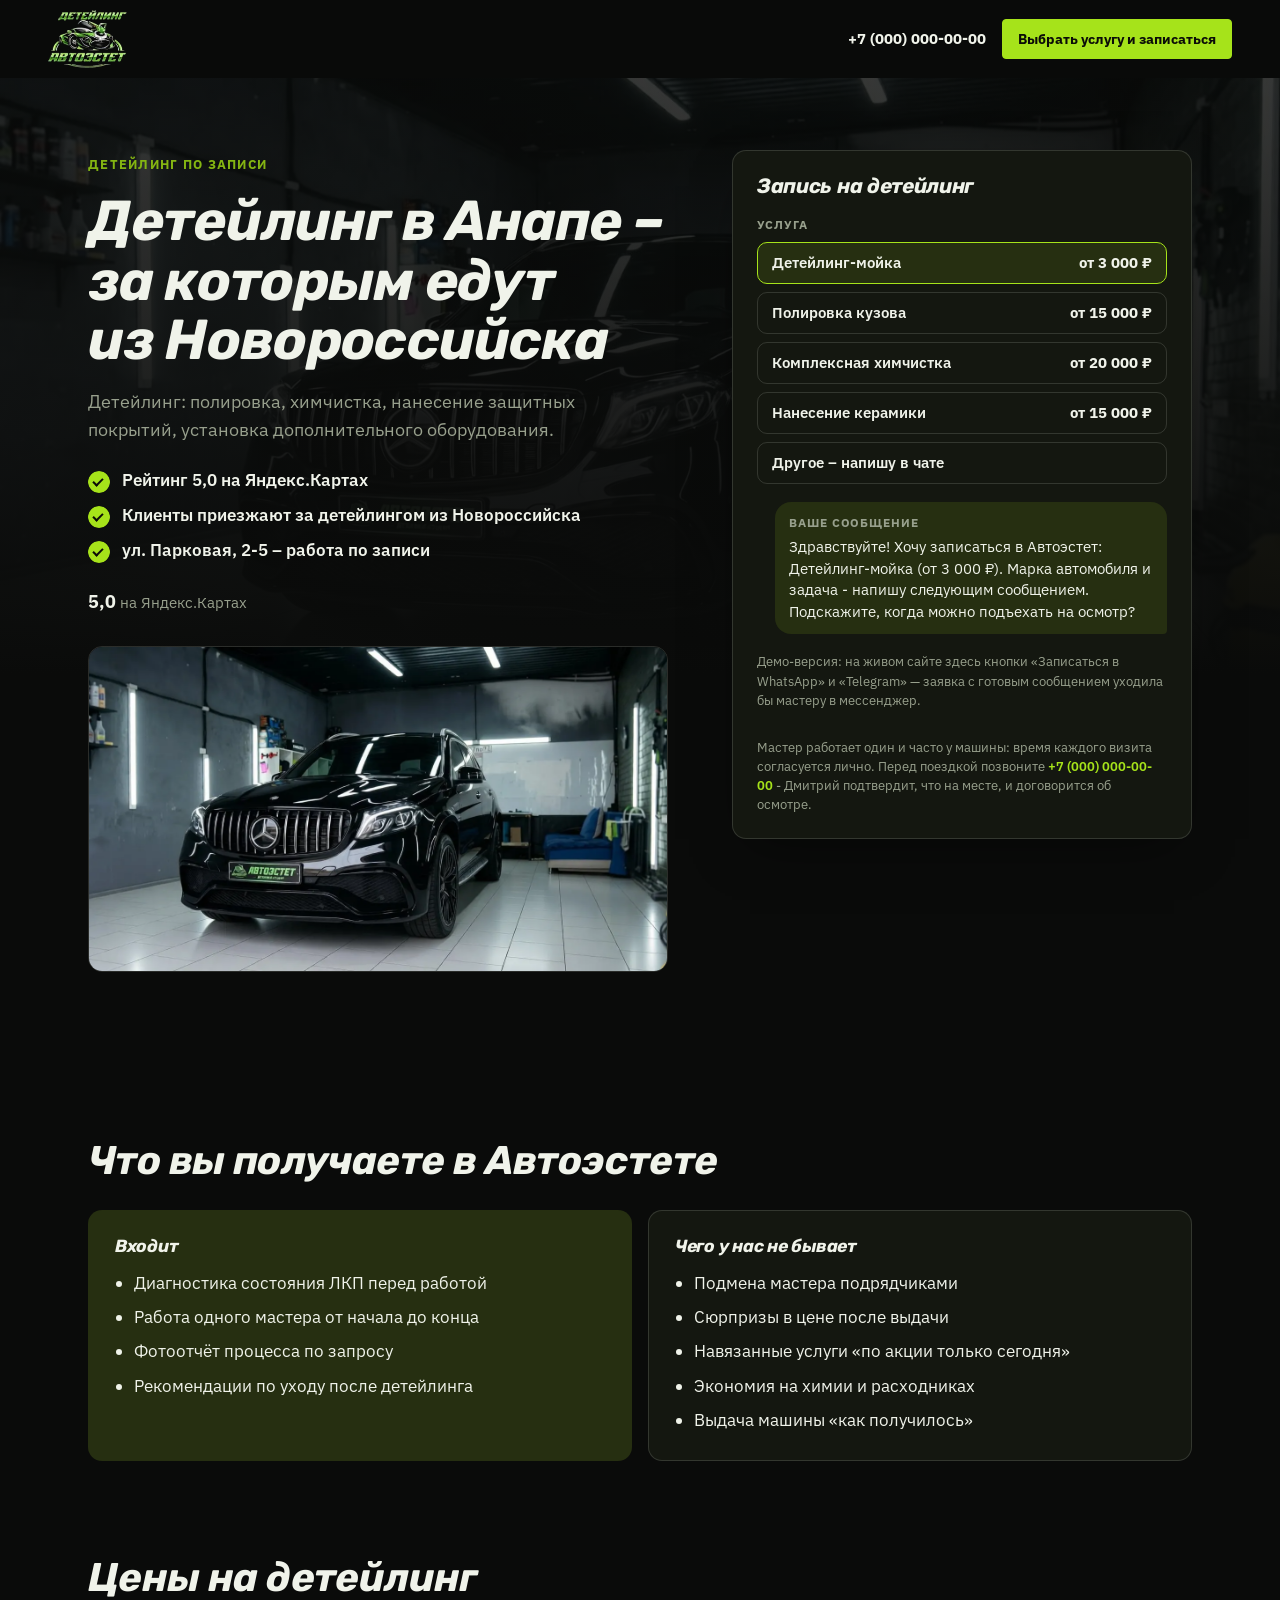
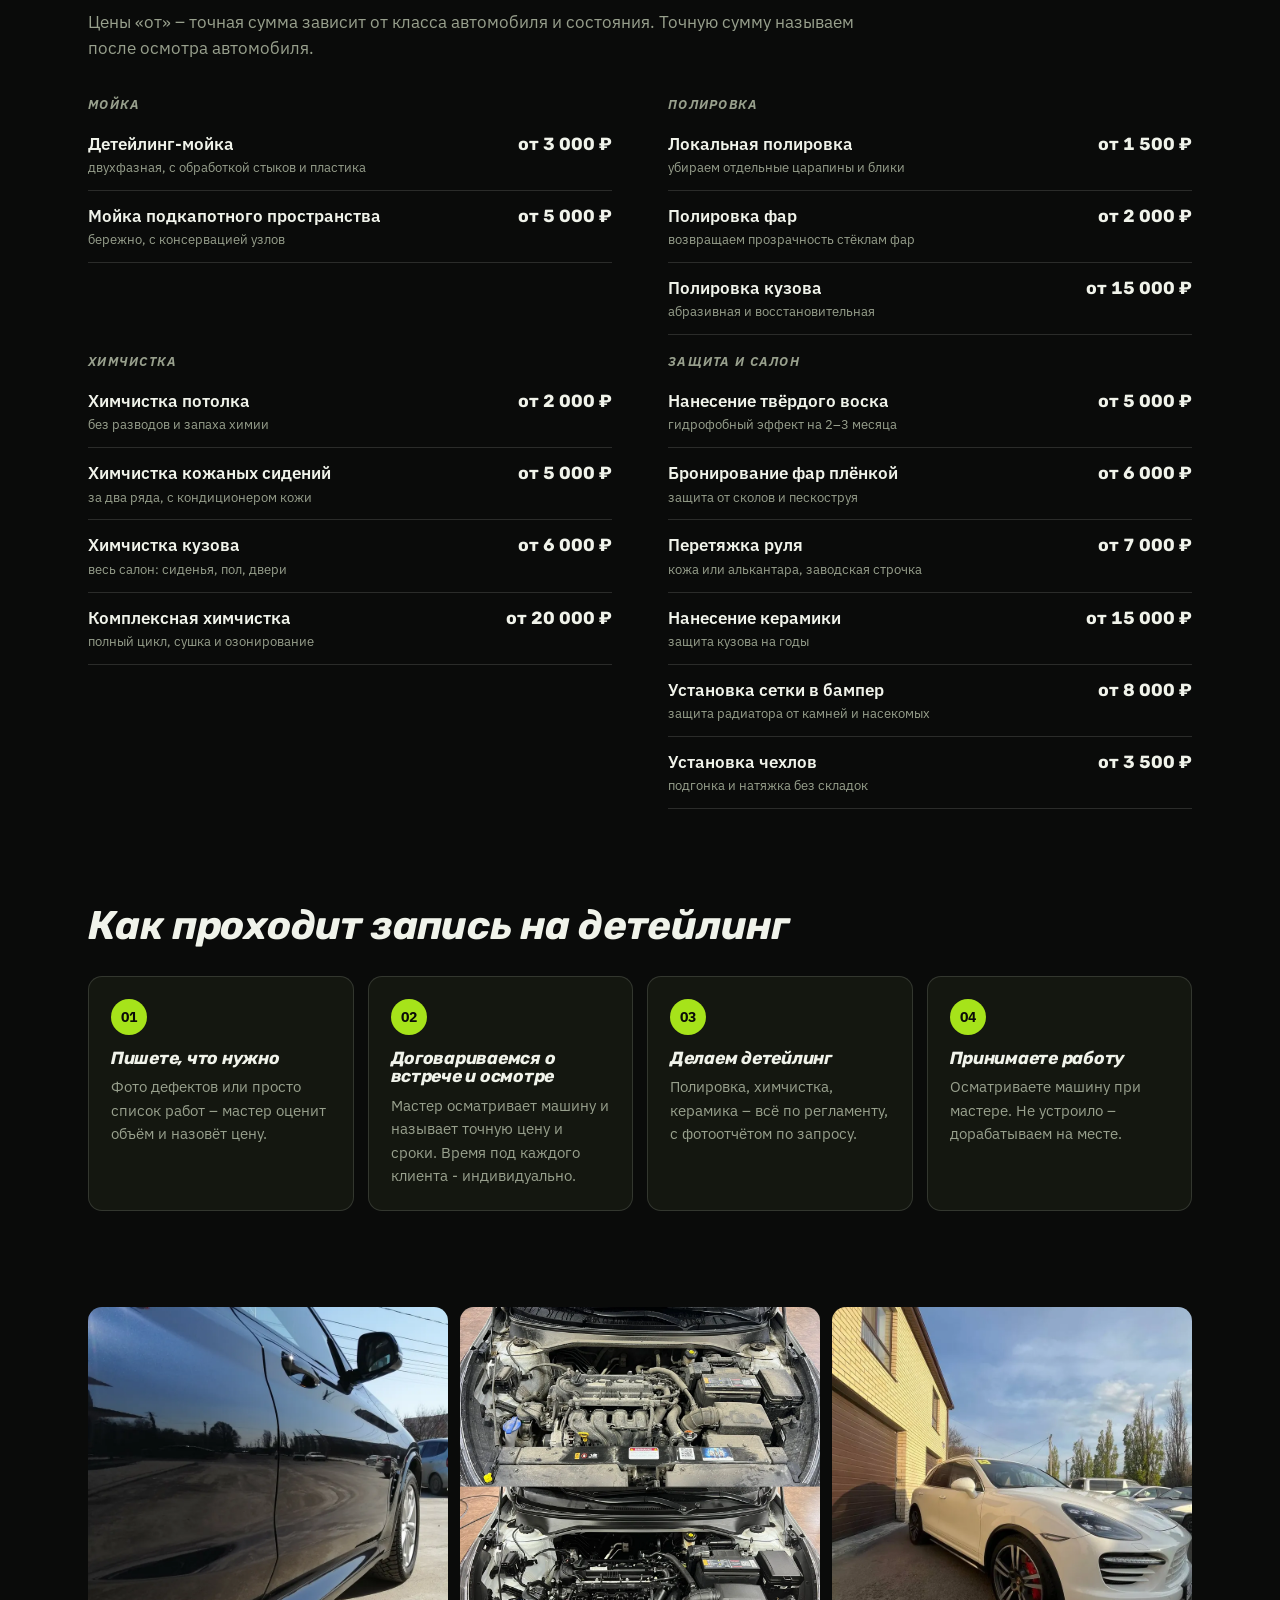
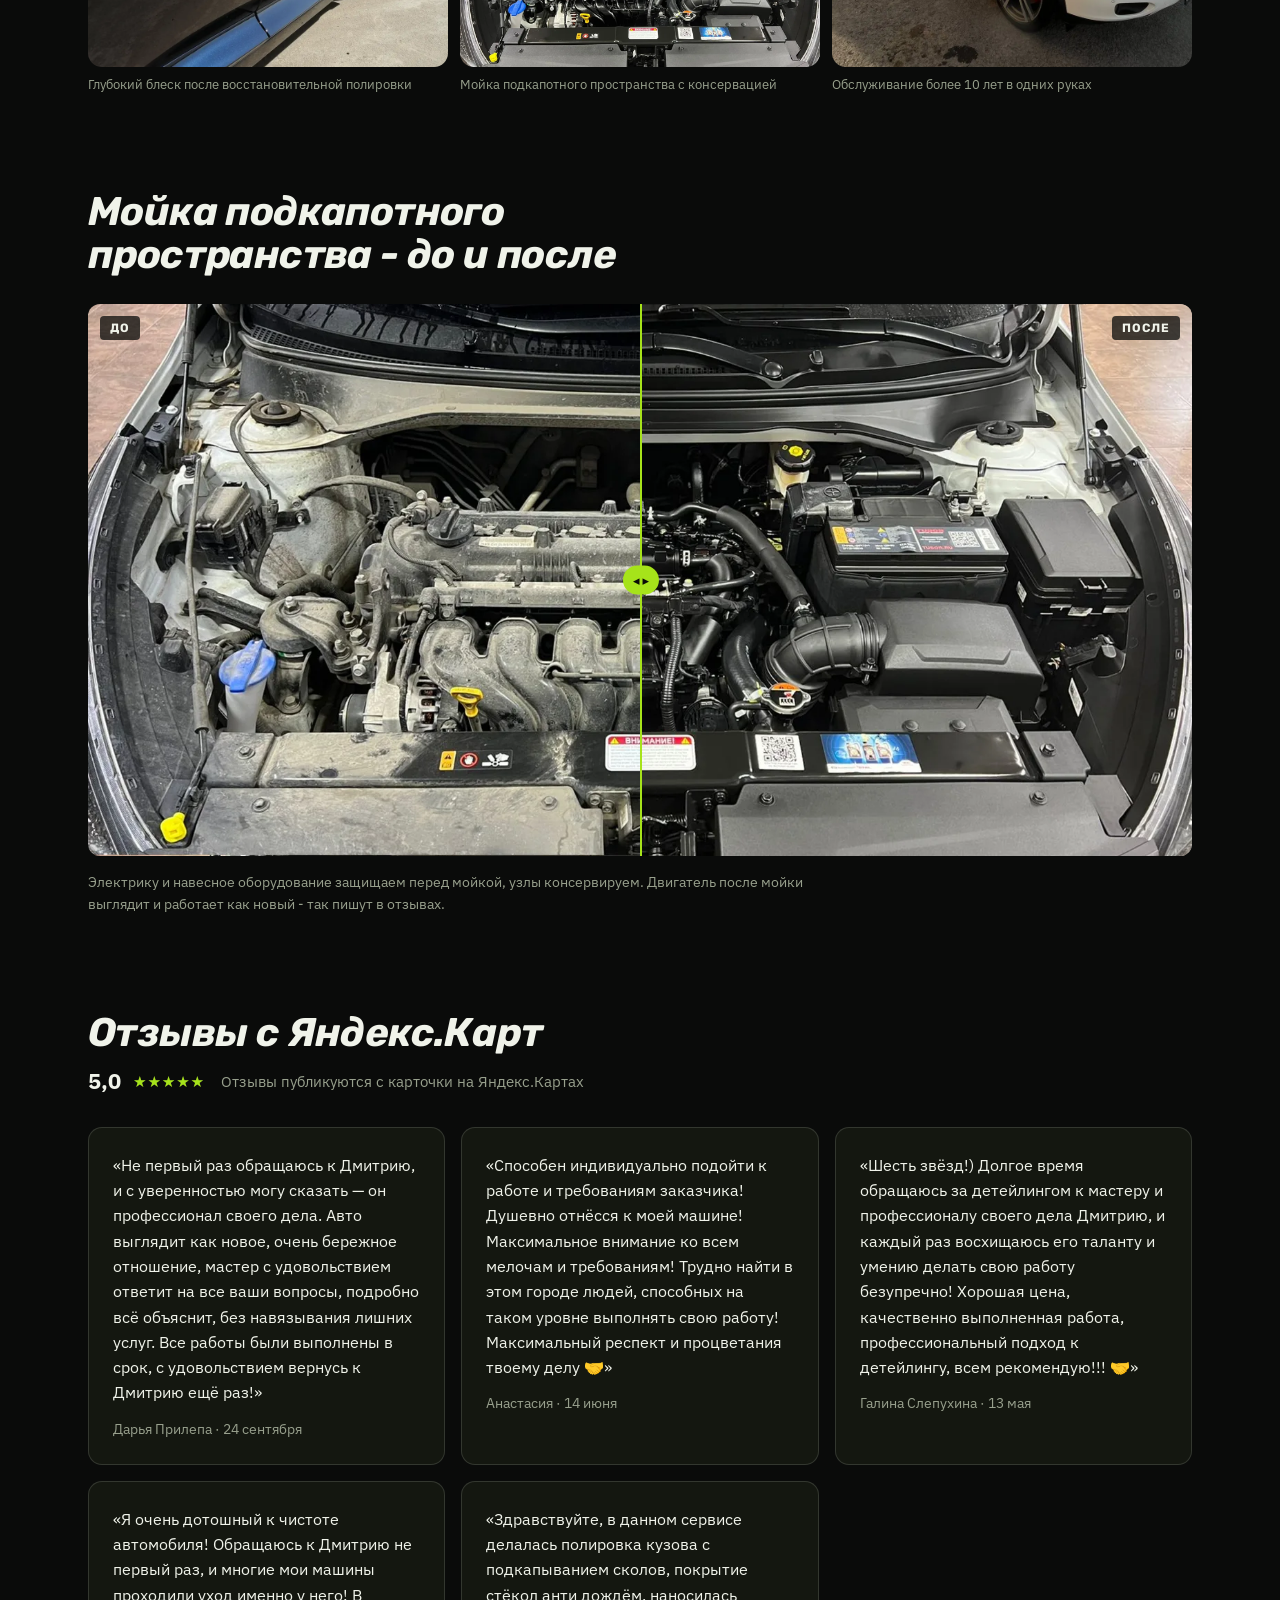
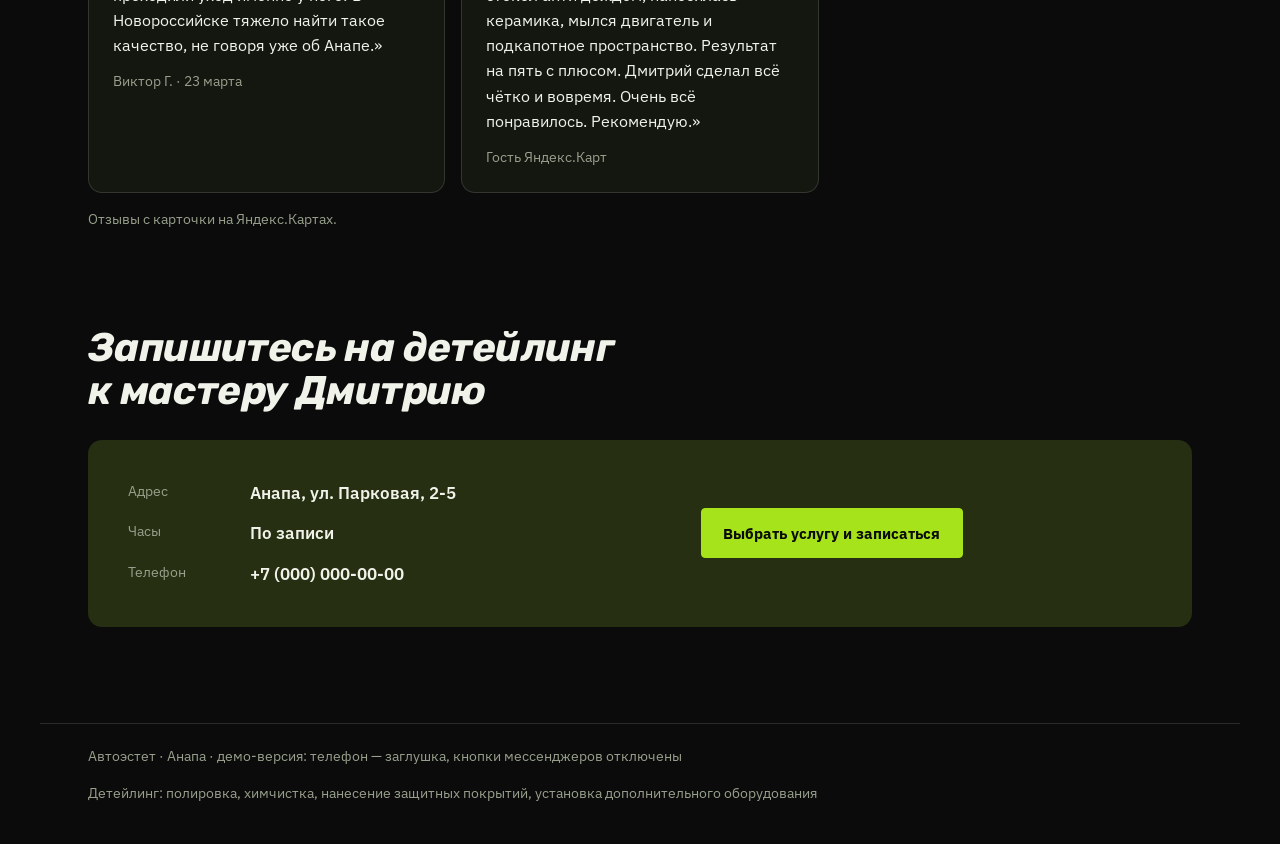
<file: avtoestet-demo/index.html>
<!doctype html>
<html lang="ru">
<head>
<meta charset="utf-8">
<meta name="viewport" content="width=device-width, initial-scale=1, viewport-fit=cover">
<title>Автоэстет · Детейлинг-студия</title>
<meta name="description" content="Детейлинг: полировка, химчистка, нанесение защитных покрытий, установка дополнительного оборудования.">
<meta property="og:type" content="website">
<meta property="og:title" content="Детейлинг в Анапе – за которым едут из Новороссийска">
<meta property="og:description" content="Детейлинг: полировка, химчистка, нанесение защитных покрытий, установка дополнительного оборудования.">
<meta property="og:image" content="assets/hero.webp">
<link rel="preload" as="image" href="assets/hero.webp" fetchpriority="high">
<link rel="icon" href="data:image/svg+xml,%3Csvg xmlns=%27http://www.w3.org/2000/svg%27 viewBox=%270 0 32 32%27%3E%3Crect x=%276%27 y=%276%27 width=%2720%27 height=%2720%27 rx=%275%27 fill=%27%23a6e31a%27/%3E%3C/svg%3E">
<link rel="preconnect" href="https://fonts.googleapis.com">
<link rel="preconnect" href="https://fonts.gstatic.com" crossorigin>
<link href="https://fonts.googleapis.com/css2?family=Rubik:wght@600;700&family=IBM+Plex+Sans:wght@400;500;600&display=swap" rel="stylesheet">
<style>
:root { --c-canvas: #0a0b0a; --c-surface: #141710; --c-ink: #f0f3ea; --c-ink-soft: #98a08d; --c-accent: #a6e31a; --c-accent-ink: #0b0c08; --c-accent-deep: #84b512; --f-display: "Rubik", "Arial", system-ui, sans-serif; --f-text: "IBM Plex Sans", "Segoe UI", system-ui, sans-serif; --h1k: 1; }
</style>
<link rel="stylesheet" href="style-prod.css">
<style>
h1, h2, h3, .s-bar__brand, .s-board__title, .s-widget__title { font-style: italic; }
::selection { background: #a6e31a; color: #0b0c08; }
.s-btn { border-radius: 4px; }
.s-bar__logo { height: 58px; width: auto; display: block; }
</style>
</head>
<body class="s-prod" id="top" data-wa="" data-tg="" data-max="">
<header class="s-bar" data-s-bar>
  <a class="s-bar__brand" href="#top"><img src="assets/logo.png" alt="Детейлинг Автоэстет" class="s-bar__logo"></a>
  <div class="s-bar__right">
    <a class="s-bar__tel" href="tel:+70000000000">+7 (000) 000-00-00</a>
    <a class="s-btn s-btn--sm" href="#widget">Выбрать услугу и записаться</a>
  </div>
</header>
<main>
  <section class="s-hero">
    <div class="s-hero__text">
      <p class="s-eyebrow">Детейлинг по записи</p>
      <h1>Детейлинг в Анапе – за которым едут из Новороссийска</h1>
      <p class="s-lead">Детейлинг: полировка, химчистка, нанесение защитных покрытий, установка дополнительного оборудования.</p>
      <ul class="s-ticks"><li>Рейтинг 5,0 на Яндекс.Картах</li><li>Клиенты приезжают за детейлингом из Новороссийска</li><li>ул. Парковая, 2-5 – работа по записи</li></ul>
      <p class="s-rating"><b>5,0</b> на Яндекс.Картах</p>
      <figure class="s-hero__photo"><img class="" src="assets/hero.webp" alt="Чёрный Mercedes в детейлинг-студии Автоэстет в Анапе" loading="lazy" decoding="async"></figure>
    </div>
    <div class="s-hero__widget" id="widget"><form class="s-widget" data-s-booking data-message="Здравствуйте! Хочу записаться в Автоэстет: {услуга}. Марка автомобиля и задача - напишу следующим сообщением. Подскажите, когда можно подъехать на осмотр?" onsubmit="return false">
      <h2 class="s-widget__title">Запись на детейлинг</h2>
      <fieldset><legend>Услуга</legend>
        <div class="s-chips s-chips--col"><label class="s-chip s-chip--row"><input type="radio" name="svc" value="0" data-name="Детейлинг-мойка" data-price="3000" data-from="1" data-min="" checked><span>Детейлинг-мойка</span><b>от 3 000 ₽</b></label><label class="s-chip s-chip--row"><input type="radio" name="svc" value="1" data-name="Полировка кузова" data-price="15000" data-from="1" data-min=""><span>Полировка кузова</span><b>от 15 000 ₽</b></label><label class="s-chip s-chip--row"><input type="radio" name="svc" value="2" data-name="Комплексная химчистка" data-price="20000" data-from="1" data-min=""><span>Комплексная химчистка</span><b>от 20 000 ₽</b></label><label class="s-chip s-chip--row"><input type="radio" name="svc" value="3" data-name="Нанесение керамики" data-price="15000" data-from="1" data-min=""><span>Нанесение керамики</span><b>от 15 000 ₽</b></label><label class="s-chip s-chip--row"><input type="radio" name="svc" value="4" data-name="Другое – напишу в чате" data-price="" data-from="" data-min=""><span>Другое – напишу в чате</span><b></b></label></div>
      </fieldset>
      <div class="s-bubble" aria-live="polite"><span class="s-bubble__label">Ваше сообщение</span><p data-s-bubble></p></div>
      <div class="s-send">
        <p class="s-send__hint" style="margin:0">Демо-версия: на живом сайте здесь кнопки «Записаться в WhatsApp» и «Telegram» — заявка с готовым сообщением уходила бы мастеру в мессенджер.</p>
      </div>
      <p class="s-send__note" data-s-copied hidden>Сообщение уже вписано - выберите чат и нажмите отправить.</p>
      <p class="s-send__hint">Мастер работает один и часто у машины: время каждого визита согласуется лично. Перед поездкой позвоните <a href="tel:+70000000000">+7 (000) 000-00-00</a> - Дмитрий подтвердит, что на месте, и договорится об осмотре.</p>
      
    </form></div>
    <figure class="s-hero__bg" aria-hidden="true"><img class="" src="assets/hero.webp" alt="Чёрный Mercedes в детейлинг-студии Автоэстет в Анапе" decoding="async" fetchpriority="high"></figure>
  </section>

  <section class="s-section s-reveal">
    <header class="s-section__head"><h2>Что вы получаете в Автоэстете</h2></header>
    <div class="s-incl">
      <div><h3>Входит</h3><ul><li>Диагностика состояния ЛКП перед работой</li><li>Работа одного мастера от начала до конца</li><li>Фотоотчёт процесса по запросу</li><li>Рекомендации по уходу после детейлинга</li></ul></div>
      <div><h3>Чего у нас не бывает</h3><ul><li>Подмена мастера подрядчиками</li><li>Сюрпризы в цене после выдачи</li><li>Навязанные услуги «по акции только сегодня»</li><li>Экономия на химии и расходниках</li><li>Выдача машины «как получилось»</li></ul></div>
    </div>
  </section>

  <section class="s-section s-reveal" id="prices">
    <header class="s-section__head"><h2>Цены на детейлинг</h2><p>Цены «от» – точная сумма зависит от класса автомобиля и состояния. Точную сумму называем после осмотра автомобиля.</p></header>
    <div class="s-board"><div class="s-board__group">
      <h3 class="s-board__title">Мойка</h3>
      <ul class="s-board__list">
        <li class="s-board__row"><span class="s-board__name">Детейлинг-мойка<em>двухфазная, с обработкой стыков и пластика</em></span><span class="s-board__dots" aria-hidden="true"></span><span class="s-board__price">от 3 000 ₽</span></li>
        <li class="s-board__row"><span class="s-board__name">Мойка подкапотного пространства<em>бережно, с консервацией узлов</em></span><span class="s-board__dots" aria-hidden="true"></span><span class="s-board__price">от 5 000 ₽</span></li>
      </ul>
    </div>
<div class="s-board__group">
      <h3 class="s-board__title">Полировка</h3>
      <ul class="s-board__list">
        <li class="s-board__row"><span class="s-board__name">Локальная полировка<em>убираем отдельные царапины и блики</em></span><span class="s-board__dots" aria-hidden="true"></span><span class="s-board__price">от 1 500 ₽</span></li>
        <li class="s-board__row"><span class="s-board__name">Полировка фар<em>возвращаем прозрачность стёклам фар</em></span><span class="s-board__dots" aria-hidden="true"></span><span class="s-board__price">от 2 000 ₽</span></li>
        <li class="s-board__row"><span class="s-board__name">Полировка кузова<em>абразивная и восстановительная</em></span><span class="s-board__dots" aria-hidden="true"></span><span class="s-board__price">от 15 000 ₽</span></li>
      </ul>
    </div>
<div class="s-board__group">
      <h3 class="s-board__title">Химчистка</h3>
      <ul class="s-board__list">
        <li class="s-board__row"><span class="s-board__name">Химчистка потолка<em>без разводов и запаха химии</em></span><span class="s-board__dots" aria-hidden="true"></span><span class="s-board__price">от 2 000 ₽</span></li>
        <li class="s-board__row"><span class="s-board__name">Химчистка кожаных сидений<em>за два ряда, с кондиционером кожи</em></span><span class="s-board__dots" aria-hidden="true"></span><span class="s-board__price">от 5 000 ₽</span></li>
        <li class="s-board__row"><span class="s-board__name">Химчистка кузова<em>весь салон: сиденья, пол, двери</em></span><span class="s-board__dots" aria-hidden="true"></span><span class="s-board__price">от 6 000 ₽</span></li>
        <li class="s-board__row"><span class="s-board__name">Комплексная химчистка<em>полный цикл, сушка и озонирование</em></span><span class="s-board__dots" aria-hidden="true"></span><span class="s-board__price">от 20 000 ₽</span></li>
      </ul>
    </div>
<div class="s-board__group">
      <h3 class="s-board__title">Защита и салон</h3>
      <ul class="s-board__list">
        <li class="s-board__row"><span class="s-board__name">Нанесение твёрдого воска<em>гидрофобный эффект на 2–3 месяца</em></span><span class="s-board__dots" aria-hidden="true"></span><span class="s-board__price">от 5 000 ₽</span></li>
        <li class="s-board__row"><span class="s-board__name">Бронирование фар плёнкой<em>защита от сколов и пескоструя</em></span><span class="s-board__dots" aria-hidden="true"></span><span class="s-board__price">от 6 000 ₽</span></li>
        <li class="s-board__row"><span class="s-board__name">Перетяжка руля<em>кожа или алькантара, заводская строчка</em></span><span class="s-board__dots" aria-hidden="true"></span><span class="s-board__price">от 7 000 ₽</span></li>
        <li class="s-board__row"><span class="s-board__name">Нанесение керамики<em>защита кузова на годы</em></span><span class="s-board__dots" aria-hidden="true"></span><span class="s-board__price">от 15 000 ₽</span></li>
<li class="s-board__row"><span class="s-board__name">Установка сетки в бампер<em>защита радиатора от камней и насекомых</em></span><span class="s-board__dots" aria-hidden="true"></span><span class="s-board__price">от 8 000 ₽</span></li>
<li class="s-board__row"><span class="s-board__name">Установка чехлов<em>подгонка и натяжка без складок</em></span><span class="s-board__dots" aria-hidden="true"></span><span class="s-board__price">от 3 500 ₽</span></li>
      </ul>
    </div></div>
  </section>

  <section class="s-section s-reveal">
    <header class="s-section__head"><h2>Как проходит запись на детейлинг</h2></header>
    <ol class="s-steps">
      <li class="s-steps__item"><span class="s-steps__n">01</span><h3>Пишете, что нужно</h3><p>Фото дефектов или просто список работ – мастер оценит объём и назовёт цену.</p></li>
      <li class="s-steps__item"><span class="s-steps__n">02</span><h3>Договариваемся о встрече и осмотре</h3><p>Мастер осматривает машину и называет точную цену и сроки. Время под каждого клиента - индивидуально.</p></li>
      <li class="s-steps__item"><span class="s-steps__n">03</span><h3>Делаем детейлинг</h3><p>Полировка, химчистка, керамика – всё по регламенту, с фотоотчётом по запросу.</p></li>
      <li class="s-steps__item"><span class="s-steps__n">04</span><h3>Принимаете работу</h3><p>Осматриваете машину при мастере. Не устроило – дорабатываем на месте.</p></li>
    </ol>
  </section>

  <section class="s-photos s-reveal" aria-label="Фото"><figure><img class="" src="assets/blesk.webp" alt="Блеск кузова после полировки в Автоэстете" loading="lazy" decoding="async"><figcaption>Глубокий блеск после восстановительной полировки</figcaption></figure><figure><img class="" src="assets/motor.webp" alt="Мойка двигателя в Автоэстете" loading="lazy" decoding="async"><figcaption>Мойка подкапотного пространства с консервацией</figcaption></figure><figure><img class="" src="assets/porsche.webp" alt="Porsche в студии Автоэстет" loading="lazy" decoding="async"><figcaption>Обслуживание более 10 лет в одних руках</figcaption></figure></section>

  

  <section class="s-section s-reveal">
    <header class="s-section__head"><h2>Мойка подкапотного пространства - до и после</h2></header>
    <div class="s-compare" data-s-compare>
      <img src="assets/do.webp" alt="Подкапотное пространство до мойки в Автоэстете" loading="lazy" decoding="async">
      <div class="s-compare__after"><img src="assets/posle.webp" alt="Подкапотное пространство после мойки в Автоэстете" loading="lazy" decoding="async"></div>
      <span class="s-compare__tag s-compare__tag--before">До</span>
      <span class="s-compare__tag s-compare__tag--after">После</span>
      <div class="s-compare__handle"></div>
      <input class="s-compare__range" type="range" min="0" max="100" value="50" aria-label="Сравнение до и после">
    </div>
    <p class="s-note">Электрику и навесное оборудование защищаем перед мойкой, узлы консервируем. Двигатель после мойки выглядит и работает как новый - так пишут в отзывах.</p>
  </section>

  <section class="s-section s-reveal">
    <header class="s-section__head s-section__head--reviews"><h2>Отзывы с Яндекс.Карт</h2><p class="s-reviews__rating"><span class="s-reviews__num">5,0</span><span class="s-reviews__stars" style="--r: 5" aria-label="рейтинг 5,0 из 5"></span>Отзывы публикуются с карточки на Яндекс.Картах</p></header>
    <ul class="s-reviews">
      <li><blockquote>«Не первый раз обращаюсь к Дмитрию, и с уверенностью могу сказать — он профессионал своего дела. Авто выглядит как новое, очень бережное отношение, мастер с удовольствием ответит на все ваши вопросы, подробно всё объяснит, без навязывания лишних услуг. Все работы были выполнены в срок, с удовольствием вернусь к Дмитрию ещё раз!»</blockquote><p class="s-reviews__who">Дарья Прилепа · 24 сентября</p></li>
      <li><blockquote>«Способен индивидуально подойти к работе и требованиям заказчика! Душевно отнёсся к моей машине! Максимальное внимание ко всем мелочам и требованиям! Трудно найти в этом городе людей, способных на таком уровне выполнять свою работу! Максимальный респект и процветания твоему делу 🤝»</blockquote><p class="s-reviews__who">Анастасия · 14 июня</p></li>
      <li><blockquote>«Шесть звёзд!) Долгое время обращаюсь за детейлингом к мастеру и профессионалу своего дела Дмитрию, и каждый раз восхищаюсь его таланту и умению делать свою работу безупречно! Хорошая цена, качественно выполненная работа, профессиональный подход к детейлингу, всем рекомендую!!! 🤝»</blockquote><p class="s-reviews__who">Галина Слепухина · 13 мая</p></li>
      <li><blockquote>«Я очень дотошный к чистоте автомобиля! Обращаюсь к Дмитрию не первый раз, и многие мои машины проходили уход именно у него! В Новороссийске тяжело найти такое качество, не говоря уже об Анапе.»</blockquote><p class="s-reviews__who">Виктор Г. · 23 марта</p></li>
      <li><blockquote>«Здравствуйте, в данном сервисе делалась полировка кузова с подкапыванием сколов, покрытие стёкол анти дождём, наносилась керамика, мылся двигатель и подкапотное пространство. Результат на пять с плюсом. Дмитрий сделал всё чётко и вовремя. Очень всё понравилось. Рекомендую.»</blockquote><p class="s-reviews__who">Гость Яндекс.Карт</p></li>
    </ul>
    <p class="s-note">Отзывы с карточки на Яндекс.Картах.</p>
  </section>


  <section class="s-section s-final s-reveal" id="contacts">
    <header class="s-section__head"><h2>Запишитесь на детейлинг к мастеру Дмитрию</h2></header>
    <div class="s-contacts">
      <dl>
        <div><dt>Адрес</dt><dd>Анапа, ул. Парковая, 2-5</dd></div>
        <div><dt>Часы</dt><dd>По записи</dd></div>
        <div><dt>Телефон</dt><dd><a href="tel:+70000000000">+7 (000) 000-00-00</a></dd></div>
      </dl>
      <div class="s-contacts__actions">
        <a class="s-btn" href="#widget">Выбрать услугу и записаться</a>
      </div>
    </div>
  </section>
</main>
<footer class="s-foot"><p>Автоэстет · Анапа · демо-версия: телефон — заглушка, кнопки мессенджеров отключены</p><p>Детейлинг: полировка, химчистка, нанесение защитных покрытий, установка дополнительного оборудования</p></footer>
<nav class="s-dock" aria-label="Быстрая связь"><a class="s-btn" href="#widget">Выбрать услугу и записаться</a><a class="s-btn s-btn--ghost" href="tel:+70000000000">Позвонить</a></nav>
<script src="style.js" defer></script>
</body>
</html>
</file>
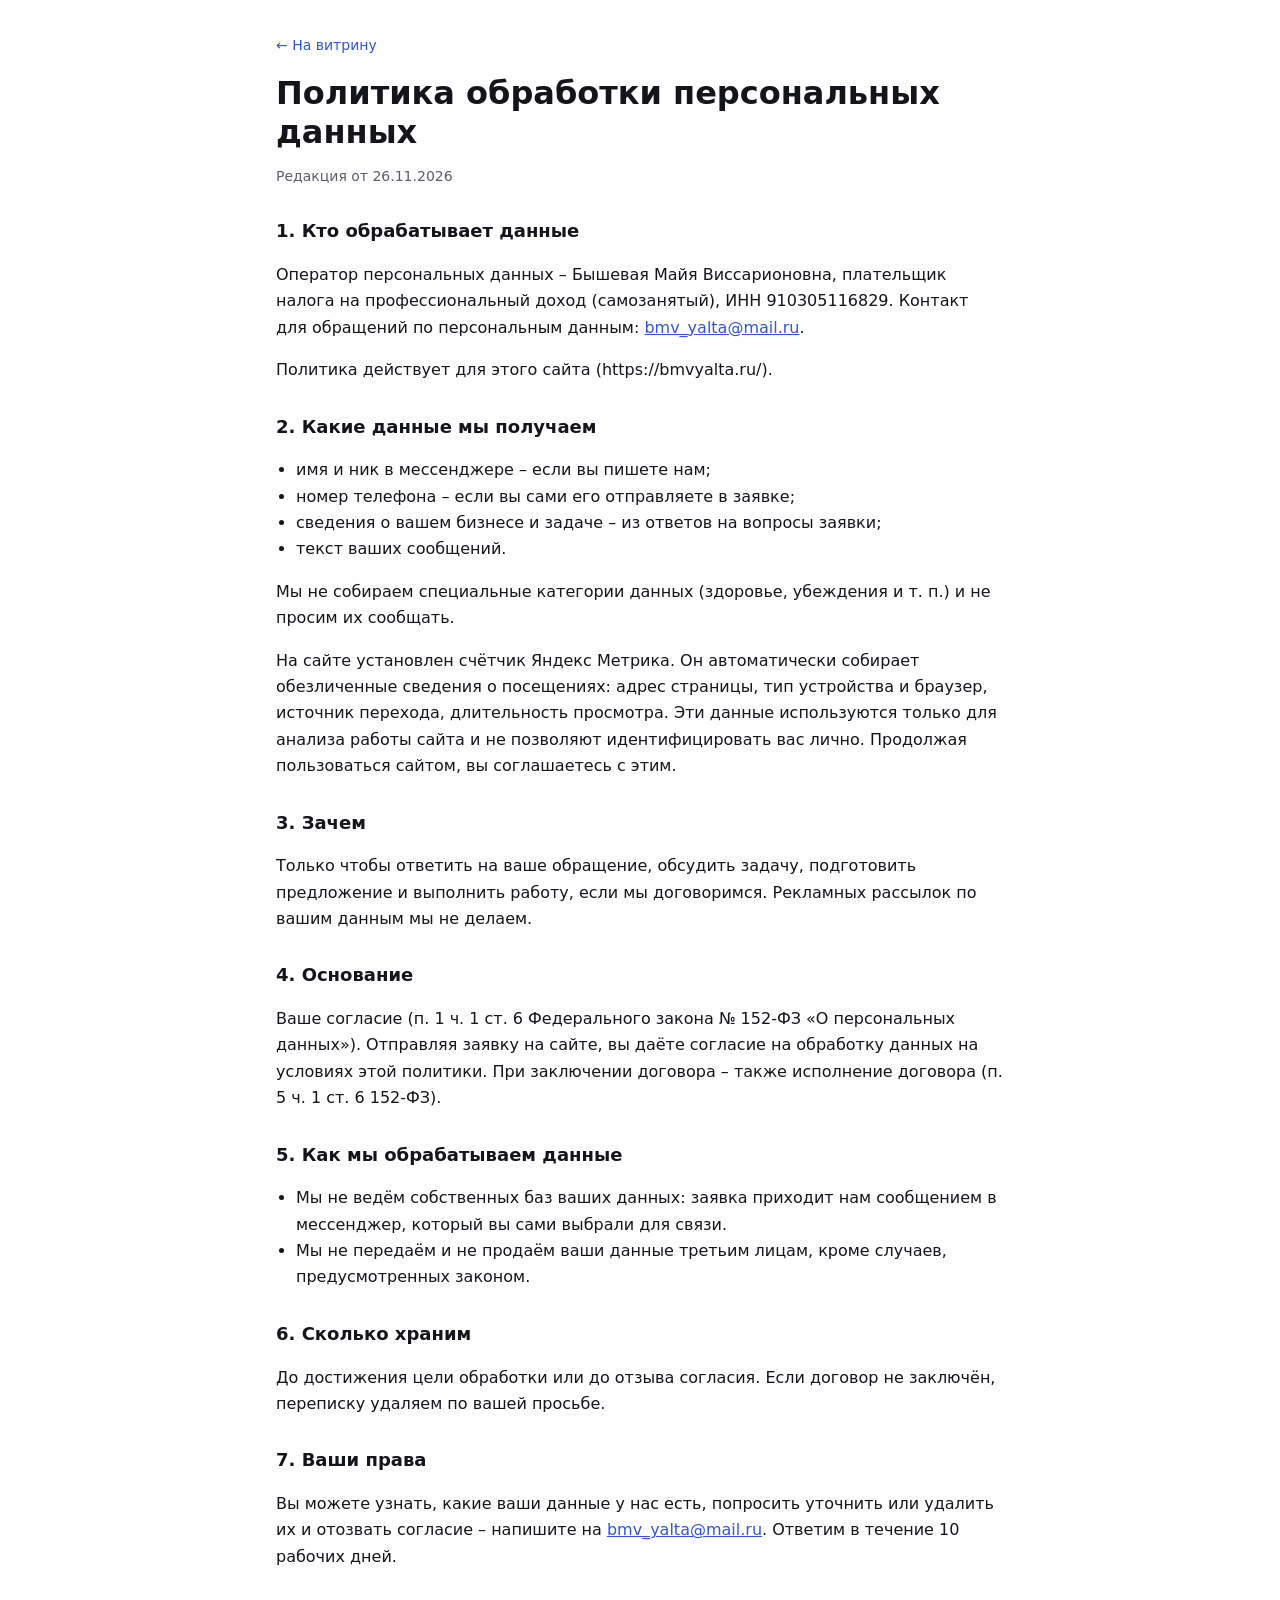
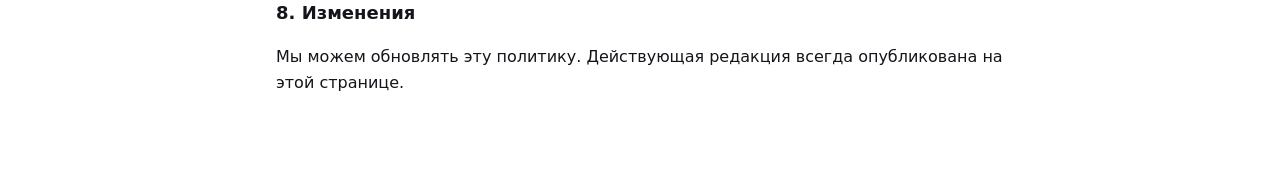
<file: politika.html>
<!doctype html>
<html lang="ru">
<head>
<meta charset="utf-8">
<meta name="viewport" content="width=device-width, initial-scale=1">
<title>Политика обработки персональных данных – Майя Бышевая</title>
<meta name="robots" content="noindex">
<style>
:root{--accent:#2F54EB; --ink:#14151A; --soft:#F1F3FA; --line:#E7E8EE; --ink-2:#5B5D68}
*{box-sizing:border-box}
body{margin:0;background:#fff;color:var(--ink);font:400 16px/1.65 system-ui,-apple-system,"Segoe UI",Arial,sans-serif}
main{max-width:760px;margin:0 auto;padding:32px 16px 64px}
a{color:var(--accent)}
h1{font-size:clamp(24px,4vw,32px);line-height:1.2;margin:16px 0 6px}
h2{font-size:18px;margin:28px 0 8px}
p,li{color:var(--ink)}
.muted{color:var(--ink-2);font-size:14px}
.back{font-size:14px;text-decoration:none}
ul{padding-left:20px}
</style>
</head>
<body>
<main>
<a class="back" href="./">← На витрину</a>
<h1>Политика обработки персональных данных</h1>
<p class="muted">Редакция от 26.11.2026</p>

<h2>1. Кто обрабатывает данные</h2>
<p>Оператор персональных данных – Бышевая Майя Виссарионовна, плательщик налога на профессиональный доход (самозанятый), ИНН 910305116829. Контакт для обращений по персональным данным: <a href="mailto:bmv_yalta@mail.ru">bmv_yalta@mail.ru</a>.</p>
<p>Политика действует для этого сайта (https://bmvyalta.ru/).</p>

<h2>2. Какие данные мы получаем</h2>
<ul>
<li>имя и ник в мессенджере – если вы пишете нам;</li>
<li>номер телефона – если вы сами его отправляете в заявке;</li>
<li>сведения о вашем бизнесе и задаче – из ответов на вопросы заявки;</li>
<li>текст ваших сообщений.</li>
</ul>
<p>Мы не собираем специальные категории данных (здоровье, убеждения и т. п.) и не просим их сообщать.</p>
<p>На сайте установлен счётчик Яндекс Метрика. Он автоматически собирает обезличенные сведения о посещениях: адрес страницы, тип устройства и браузер, источник перехода, длительность просмотра. Эти данные используются только для анализа работы сайта и не позволяют идентифицировать вас лично. Продолжая пользоваться сайтом, вы соглашаетесь с этим.</p>

<h2>3. Зачем</h2>
<p>Только чтобы ответить на ваше обращение, обсудить задачу, подготовить предложение и выполнить работу, если мы договоримся. Рекламных рассылок по вашим данным мы не делаем.</p>

<h2>4. Основание</h2>
<p>Ваше согласие (п. 1 ч. 1 ст. 6 Федерального закона № 152-ФЗ «О персональных данных»). Отправляя заявку на сайте, вы даёте согласие на обработку данных на условиях этой политики. При заключении договора – также исполнение договора (п. 5 ч. 1 ст. 6 152-ФЗ).</p>

<h2>5. Как мы обрабатываем данные</h2>
<ul>
<li>Мы не ведём собственных баз ваших данных: заявка приходит нам сообщением в мессенджер, который вы сами выбрали для связи.</li>
<li>Мы не передаём и не продаём ваши данные третьим лицам, кроме случаев, предусмотренных законом.</li>
</ul>

<h2>6. Сколько храним</h2>
<p>До достижения цели обработки или до отзыва согласия. Если договор не заключён, переписку удаляем по вашей просьбе.</p>

<h2>7. Ваши права</h2>
<p>Вы можете узнать, какие ваши данные у нас есть, попросить уточнить или удалить их и отозвать согласие – напишите на <a href="mailto:bmv_yalta@mail.ru">bmv_yalta@mail.ru</a>. Ответим в течение 10 рабочих дней.</p>

<h2>8. Изменения</h2>
<p>Мы можем обновлять эту политику. Действующая редакция всегда опубликована на этой странице.</p>
</main>
</body>
</html>
</file>
<file: avtoestet-demo/style-prod.css>
/* Стиль «Продающий»: лендинг под заявки. Главная деталь – калькулятор или онлайн-запись на первом экране
   и живое «сообщение-превью», которое уходит владельцу в мессенджер. Цвета и шрифты – из палитры ниши. */
*, *::before, *::after { box-sizing: border-box; }
:root {
  --hair: color-mix(in srgb, var(--c-ink) 14%, transparent);
  --tint: color-mix(in srgb, var(--c-accent) 12%, var(--c-surface));
  --wrap: 1200px; --gut: clamp(16px, 4vw, 48px);
  --r: 14px;
  --shadow: 0 18px 50px -18px color-mix(in srgb, #000 55%, transparent);
}
html { scroll-behavior: smooth; -webkit-text-size-adjust: 100%; overflow-x: clip; }
body { margin: 0; background: var(--c-canvas); color: var(--c-ink); font: 400 17px/1.55 var(--f-text); -webkit-font-smoothing: antialiased; }
img { display: block; max-width: 100%; }
a { color: inherit; }
h1, h2, h3 { font-family: var(--f-display); font-weight: 700; line-height: 1.06; margin: 0; letter-spacing: -.015em; text-wrap: balance; }
p { margin: 0; }
fieldset { border: 0; margin: 0; padding: 0; min-width: 0; }
:focus-visible { outline: 2px solid var(--c-accent); outline-offset: 3px; border-radius: 4px; }

.s-btn { display: inline-flex; align-items: center; justify-content: center; min-height: 50px; padding: 0 1.4em; border-radius: 999px;
  background: var(--c-accent); color: var(--c-accent-ink); font: 700 .95rem/1.1 var(--f-text); text-decoration: none; border: 1px solid var(--c-accent);
  text-align: center; transition: filter .2s ease, transform .2s ease; cursor: pointer; }
.s-btn:hover { filter: brightness(1.07); }
.s-btn:active { transform: translateY(1px); }
.s-btn--sm { min-height: 40px; padding: 0 1.1em; font-size: .85rem; }
.s-btn--ghost { background: transparent; color: var(--c-ink); border-color: var(--hair); font-weight: 600; }
.s-btn--wide { flex: 1; }

/* шапка */
.s-bar { position: sticky; top: 0; z-index: 30; display: flex; align-items: center; justify-content: space-between; gap: 16px;
  padding: 10px var(--gut); background: color-mix(in srgb, var(--c-canvas) 88%, transparent); -webkit-backdrop-filter: blur(10px); backdrop-filter: blur(10px); }
.s-bar.is-scrolled { box-shadow: 0 1px 0 var(--hair); }
.s-bar__brand { font: 700 1rem/1 var(--f-display); text-decoration: none; display: inline-flex; align-items: center; gap: .6em; min-height: 44px; white-space: nowrap; min-width: 0; }
.s-bar__brand i { width: .75em; height: .75em; border-radius: 50%; background: var(--c-accent); }
.s-bar__right { display: flex; align-items: center; gap: 16px; }
.s-bar__tel { text-decoration: none; font-weight: 700; font-size: .95rem; font-variant-numeric: tabular-nums; }

main { max-width: var(--wrap); margin: 0 auto; padding: 0 var(--gut); }

/* первый экран: текст слева, виджет справа, фото ниши – приглушённым фоном */
.s-hero { position: relative; display: grid; grid-template-columns: minmax(0, 1fr) minmax(0, 460px); gap: clamp(28px, 5vw, 64px); align-items: start;
  padding: clamp(32px, 6vw, 72px) 0 clamp(40px, 6vw, 72px); isolation: isolate; }
.s-hero__bg { position: absolute; z-index: -1; margin: 0; top: 0; left: calc(50% - 50vw); width: 100vw; height: min(78%, 620px); overflow: hidden; }
.s-hero__bg img { width: 100%; height: 100%; object-fit: cover; opacity: .3; filter: saturate(.85); }
.s-hero__bg::after { content: ""; position: absolute; inset: 0; background: linear-gradient(180deg, color-mix(in srgb, var(--c-canvas) 40%, transparent), var(--c-canvas) 96%); }
/* фото бизнеса крупно в левой колонке: владелец узнаёт своё место с первого экрана */
.s-hero__photo { margin: 30px 0 0; }
.s-hero__photo img { width: 100%; aspect-ratio: 16 / 9; object-fit: cover; border-radius: var(--r); border: 1px solid var(--hair); }
.s-hero__photo figcaption { margin-top: 8px; font-size: .84rem; color: var(--c-ink-soft); }
.s-eyebrow { display: inline-block; font-size: .8rem; font-weight: 700; letter-spacing: .1em; text-transform: uppercase; color: var(--c-accent-deep, var(--c-accent)); margin-bottom: 16px; }
.s-hero h1 { font-size: calc(clamp(2.1rem, 4.4vw, 3.7rem) * var(--h1k, 1)); overflow-wrap: break-word; hyphens: auto; }
.s-lead { margin-top: 18px; font-size: 1.12rem; color: var(--c-ink-soft); max-width: 32em; }
.s-ticks { list-style: none; margin: 26px 0 0; padding: 0; display: grid; gap: 12px; }
.s-ticks li { position: relative; padding-left: 34px; font-weight: 600; line-height: 1.35; }
.s-ticks li::before { content: ""; position: absolute; left: 0; top: .1em; width: 22px; height: 22px; border-radius: 50%; background: var(--c-accent);
  -webkit-mask: radial-gradient(circle, #000 0 100%); }
.s-ticks li::after { content: ""; position: absolute; left: 7px; top: calc(.1em + 5px); width: 6px; height: 10px; border: solid var(--c-accent-ink); border-width: 0 2px 2px 0; transform: rotate(45deg); }
.s-rating { margin-top: 26px; font-size: .92rem; color: var(--c-ink-soft); }
.s-rating b { color: var(--c-ink); font-size: 1.1rem; }

/* виджет */
.s-hero__widget { position: sticky; top: 76px; }
.s-widget { background: var(--c-surface); border-radius: var(--r); padding: 24px; box-shadow: var(--shadow); display: grid; gap: 18px; border: 1px solid var(--hair); }
.s-widget__title { font-size: 1.3rem; }
.s-widget legend, .s-range label { font-size: .78rem; font-weight: 700; letter-spacing: .08em; text-transform: uppercase; color: var(--c-ink-soft); margin-bottom: 8px; padding: 0; }
.s-chips { display: flex; flex-wrap: wrap; gap: 8px; }
.s-chips--col { flex-direction: column; flex-wrap: nowrap; }
.s-chip { position: relative; display: inline-flex; align-items: center; gap: 10px; min-height: 42px; padding: 8px 14px; border-radius: 10px; border: 1px solid var(--hair);
  cursor: pointer; font-size: .92rem; font-weight: 600; transition: border-color .15s ease, background-color .15s ease; }
.s-chip--row { justify-content: space-between; }
.s-chip--row b { font-weight: 700; white-space: nowrap; font-variant-numeric: tabular-nums; }
.s-chip--row b small { font-weight: 500; color: var(--c-ink-soft); }
.s-chip__p { font-weight: 500; font-size: .8rem; color: var(--c-ink-soft); white-space: nowrap; }
.s-chip input { position: absolute; opacity: 0; pointer-events: none; }
.s-chip:has(input:checked) { border-color: var(--c-accent); background: var(--tint); }
.s-chip:has(input:focus-visible) { outline: 2px solid var(--c-accent); outline-offset: 2px; }
.s-chip[aria-disabled="true"] { opacity: .4; cursor: default; }
.s-check { display: flex; align-items: center; gap: 10px; font-weight: 600; font-size: .92rem; cursor: pointer; }
.s-check input { width: 20px; height: 20px; accent-color: var(--c-accent); }
.s-check b { margin-left: auto; font-variant-numeric: tabular-nums; }
.s-range { display: grid; gap: 6px; }
.s-range label { display: flex; justify-content: space-between; margin: 0; }
.s-range label b { color: var(--c-ink); font-size: 1rem; font-weight: 700; letter-spacing: 0; text-transform: none; font-variant-numeric: tabular-nums; }
.s-range input { width: 100%; accent-color: var(--c-accent); height: 28px; }
.s-total { display: flex; align-items: baseline; justify-content: space-between; gap: 12px; padding-top: 14px; border-top: 1px solid var(--hair); }
.s-total span { color: var(--c-ink-soft); font-weight: 600; }
.s-total b { font: 700 1.9rem/1 var(--f-display); font-variant-numeric: tabular-nums; color: var(--c-accent); }

/* сообщение-превью: пузырь чата */
.s-bubble { position: relative; background: var(--tint); border-radius: 16px 16px 4px 16px; padding: 12px 14px; margin-left: 18px; }
.s-bubble__label { display: block; font-size: .72rem; font-weight: 700; letter-spacing: .08em; text-transform: uppercase; color: var(--c-ink-soft); margin-bottom: 4px; }
.s-bubble p { font-size: .93rem; line-height: 1.45; }
.s-send { display: flex; gap: 8px; }
.s-send__note { font-size: .82rem; color: var(--c-accent-deep, var(--c-accent)); }
.s-demo { font-size: .78rem; color: var(--c-ink-soft); }

/* секции */
.s-section { padding: clamp(56px, 8vw, 96px) 0 0; }
.s-section__head { display: grid; gap: 10px; margin-bottom: 28px; max-width: 46em; }
.s-section__head h2 { font-size: clamp(1.7rem, 3.2vw, 2.5rem); }
.s-section__head p { color: var(--c-ink-soft); }
.s-note { margin-top: 16px; font-size: .88rem; color: var(--c-ink-soft); max-width: 52em; }

.s-incl { display: grid; grid-template-columns: 1fr 1fr; gap: 16px; }
.s-incl > div { background: var(--c-surface); border-radius: var(--r); padding: 26px; border: 1px solid var(--hair); }
.s-incl > div:first-child { background: var(--tint); border-color: transparent; }
.s-incl h3 { font-size: 1.1rem; margin-bottom: 14px; }
.s-incl ul { margin: 0; padding-left: 1.1em; display: grid; gap: 8px; }

.s-board { display: grid; grid-template-columns: repeat(auto-fit, minmax(min(100%, 420px), 1fr)); gap: 12px 56px; }
.s-board__title { font: 700 .8rem var(--f-text); letter-spacing: .1em; text-transform: uppercase; color: var(--c-ink-soft); margin: 6px 0; }
.s-board__list { list-style: none; margin: 0; padding: 0; }
.s-board__row { display: flex; align-items: baseline; gap: 10px; padding: 12px 0; border-bottom: 1px solid var(--hair); }
.s-board__name { font-weight: 600; }
.s-board__name em { display: block; font-style: normal; font-size: .84rem; color: var(--c-ink-soft); font-weight: 400; }
.s-board__dots { flex: 1; }
.s-board__price { font: 700 1.1rem/1 var(--f-display); font-variant-numeric: tabular-nums; white-space: nowrap; }
.s-board__price small { font: 500 .78rem var(--f-text); color: var(--c-ink-soft); }

.s-steps { list-style: none; margin: 0; padding: 0; display: grid; grid-template-columns: repeat(auto-fit, minmax(min(100%, 170px), 1fr)); gap: 14px; }
.s-steps__item { background: var(--c-surface); border-radius: var(--r); padding: 22px; border: 1px solid var(--hair); }
.s-steps__n { display: inline-grid; place-items: center; width: 36px; height: 36px; border-radius: 50%; background: var(--c-accent); color: var(--c-accent-ink); font: 700 .85rem var(--f-text); }
.s-steps h3 { font-size: 1.1rem; margin-top: 14px; overflow-wrap: anywhere; hyphens: auto; }
.s-steps__item { min-width: 0; }
.s-steps p { margin-top: 8px; color: var(--c-ink-soft); font-size: .95rem; }

.s-photos { display: grid; grid-template-columns: repeat(3, 1fr); gap: 12px; padding-top: clamp(56px, 8vw, 96px); }
.s-photos figure { margin: 0; }
.s-photos img { width: 100%; aspect-ratio: 1 / 1; object-fit: cover; border-radius: var(--r); }
.s-photos figcaption { font-size: .82rem; color: var(--c-ink-soft); margin-top: 8px; }

.s-promises { list-style: none; margin: 0; padding: 0; display: grid; grid-template-columns: repeat(auto-fit, minmax(min(100%, 260px), 1fr)); gap: 16px; }
.s-promises li { border-radius: var(--r); padding: 24px; background: var(--c-surface); border-top: 4px solid var(--c-accent); display: grid; gap: 8px; align-content: start; }
.s-promises h3 { font-size: 1.08rem; }
.s-promises p { color: var(--c-ink-soft); font-size: .95rem; }

.s-reviews { list-style: none; margin: 0; padding: 0; display: grid; grid-template-columns: repeat(auto-fit, minmax(min(100%, 280px), 1fr)); gap: 16px; }
.s-reviews li { background: var(--c-surface); border-radius: var(--r); padding: 24px; display: grid; gap: 14px; align-content: start; border: 1px solid var(--hair); }
.s-reviews blockquote { margin: 0; font-size: 1.02rem; }
.s-reviews__who { font-size: .85rem; color: var(--c-ink-soft); }
.s-section__head--reviews { max-width: none; }
.s-reviews__rating { display: flex; flex-wrap: wrap; align-items: center; gap: 6px 12px; color: var(--c-ink-soft); font-size: .95rem; }
.s-reviews__num { font-weight: 700; font-size: 1.4rem; color: var(--c-ink); }
.s-reviews__stars { --r: 5; display: inline-block; width: 5em; height: 1em; font-size: .95rem; line-height: 1; letter-spacing: .05em; white-space: nowrap; color: color-mix(in srgb, var(--c-ink) 18%, transparent); position: relative; }
.s-reviews__stars::before { content: "★★★★★"; }
.s-reviews__stars::after { content: "★★★★★"; position: absolute; inset: 0; width: calc(var(--r) / 5 * 100%); overflow: hidden; color: var(--c-accent); }
.s-reviews__all { color: var(--c-ink); text-underline-offset: 3px; }
.s-reviews__all:hover { color: var(--c-accent-deep, var(--c-accent)); }

.s-faq { display: grid; gap: 10px; max-width: 860px; }
.s-faq details { background: var(--c-surface); border-radius: 12px; border: 1px solid var(--hair); }
.s-faq summary { cursor: pointer; list-style: none; padding: 18px 52px 18px 20px; font-weight: 700; position: relative; }
.s-faq summary::-webkit-details-marker { display: none; }
.s-faq summary::after { content: "+"; position: absolute; right: 20px; top: 50%; transform: translateY(-50%); font: 700 1.4rem/1 var(--f-display); color: var(--c-accent); }
.s-faq details[open] summary::after { content: "–"; }
.s-faq details p { padding: 0 20px 18px; color: var(--c-ink-soft); }

.s-contacts { display: grid; grid-template-columns: 1.2fr 1fr; gap: 32px; background: var(--tint); border-radius: var(--r); padding: clamp(22px, 4vw, 40px); align-items: center; }
.s-contacts dl { margin: 0; display: grid; gap: 14px; }
.s-contacts dl div { display: grid; grid-template-columns: 110px 1fr; gap: 12px; }
.s-contacts dt { color: var(--c-ink-soft); font-size: .9rem; }
.s-contacts dd { margin: 0; font-weight: 600; }
.s-contacts dd a { text-decoration: none; }
.s-contacts__actions { display: flex; flex-wrap: wrap; gap: 10px; }

.s-foot { max-width: var(--wrap); margin: clamp(56px, 8vw, 96px) auto 0; padding: 22px var(--gut) 40px; border-top: 1px solid var(--hair);
  display: flex; justify-content: space-between; gap: 16px; font-size: .85rem; color: var(--c-ink-soft); flex-wrap: wrap; }
.s-dock { display: none; }
.s-slot { border-bottom: 1px dashed currentColor; opacity: .75; white-space: nowrap; }

@media (prefers-reduced-motion: no-preference) {
  .s-reveal { opacity: 0; transform: translateY(14px); transition: opacity .5s ease, transform .5s cubic-bezier(.2, .7, .2, 1); }
  .s-reveal.is-in { opacity: 1; transform: none; }
  .s-hero__text, .s-hero__widget { animation: s-rise .6s cubic-bezier(.2, .7, .2, 1) both; }
  .s-hero__widget { animation-delay: .1s; }
}
@keyframes s-rise { from { opacity: 0; transform: translateY(12px); } }

@media (max-width: 960px) {
  .s-hero { grid-template-columns: 1fr; }
  .s-hero__widget { position: static; }
  .s-hero__bg { height: 420px; }
  .s-hero__photo { display: none; }
  .s-incl, .s-contacts { grid-template-columns: 1fr; }
}
@media (max-width: 640px) {
  body { font-size: 16px; padding-bottom: 76px; }
  .s-bar__tel { display: none; }
  .s-bar { gap: 10px; }
  .s-bar__brand { font-size: .92rem; overflow: hidden; text-overflow: ellipsis; }
  .s-bar .s-btn--sm { white-space: nowrap; font-size: .78rem; padding: 0 .8em; flex-shrink: 0; }
  .s-widget { padding: 18px; }
  .s-steps { grid-template-columns: 1fr; }
  .s-photos { grid-template-columns: 1fr 1fr; }
  .s-photos figure:first-child { grid-column: 1 / -1; }
  .s-photos figure:first-child img { aspect-ratio: 16 / 10; }
  .s-contacts dl div { grid-template-columns: 1fr; gap: 2px; }
  .s-send { flex-direction: column; }
  .s-dock { display: flex; gap: 8px; position: fixed; z-index: 40; left: 0; right: 0; bottom: 0; padding: 10px 12px calc(10px + env(safe-area-inset-bottom));
    background: color-mix(in srgb, var(--c-canvas) 92%, transparent); -webkit-backdrop-filter: blur(10px); backdrop-filter: blur(10px); box-shadow: 0 -1px 0 var(--hair); }
  .s-dock .s-btn { flex: 1; min-height: 48px; font-size: .88rem; padding: 0 .9em; white-space: nowrap; }
  .s-dock .s-btn:first-child { flex: 1.7; }
}

.s-send__hint { font-size: .82rem; line-height: 1.45; color: var(--c-ink-soft); margin: 10px 0 0; }
.s-send__hint a { color: var(--c-accent); text-decoration: none; font-weight: 600; }
.s-compare { position: relative; border-radius: 12px; overflow: hidden; user-select: none; touch-action: none; }
.s-compare img { display: block; width: 100%; height: auto; pointer-events: none; }
.s-compare__after { position: absolute; inset: 0; clip-path: inset(0 0 0 var(--pos, 50%)); }
.s-compare__range { position: absolute; inset: 0; width: 100%; height: 100%; opacity: 0; cursor: ew-resize; margin: 0; }
.s-compare__handle { position: absolute; top: 0; bottom: 0; left: var(--pos, 50%); width: 2px; background: var(--c-accent); pointer-events: none; }
.s-compare__handle::after { content: "◂ ▸"; position: absolute; top: 50%; left: 50%; transform: translate(-50%, -50%); background: var(--c-accent); color: var(--c-accent-ink); font: 700 13px/1 var(--f-display); padding: 8px 10px; border-radius: 999px; white-space: nowrap; }
.s-compare__tag { position: absolute; top: 12px; font: 700 12px/1 var(--f-display); text-transform: uppercase; letter-spacing: .08em; padding: 6px 10px; border-radius: 4px; background: color-mix(in srgb, var(--c-canvas) 75%, transparent); }
.s-compare__tag--before { left: 12px; }
.s-compare__tag--after { right: 12px; }
</file>
